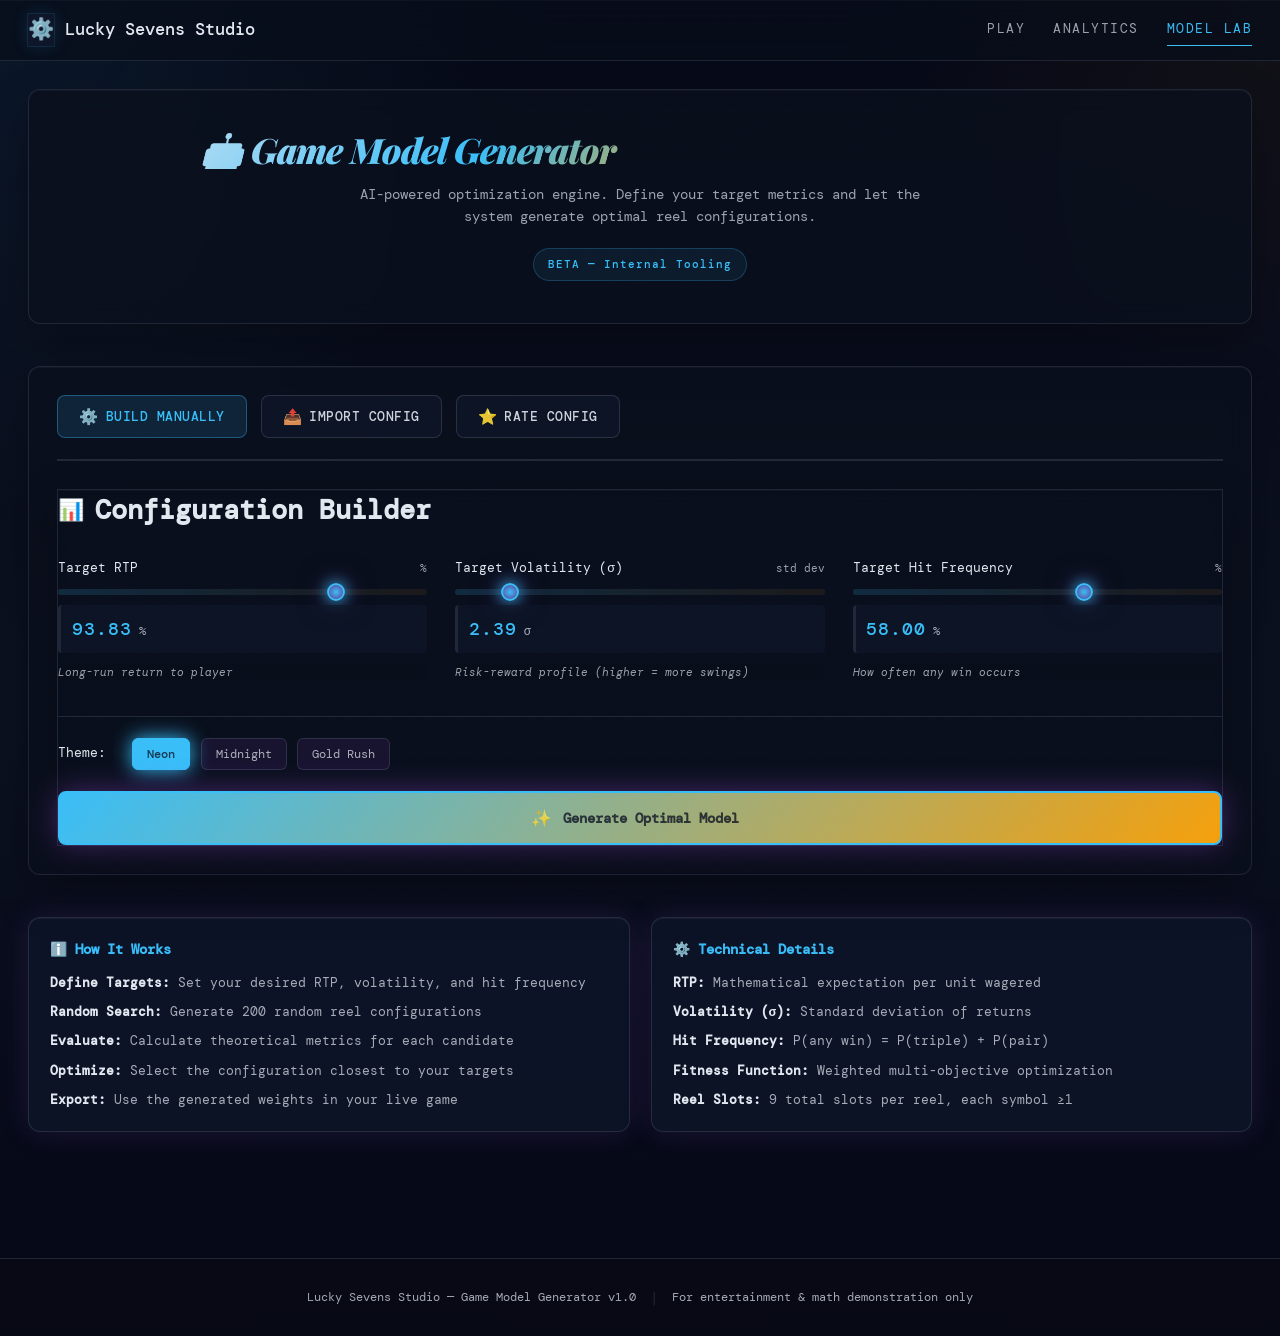
<file: model-generator.html>
<!DOCTYPE html>
<html lang="en">
<head>
    <meta charset="UTF-8">
    <meta name="viewport" content="width=device-width, initial-scale=1.0">
    <title>Game Model Generator — Lucky Sevens Studio</title>
    <link rel="preconnect" href="https://fonts.googleapis.com">
    <link rel="preconnect" href="https://fonts.gstatic.com" crossorigin>
    <link href="https://fonts.googleapis.com/css2?family=Bungee+Inline&family=DM+Mono:wght@400;500&family=Playfair+Display:ital,wght@1,700;1,900&display=swap" rel="stylesheet">
    <link rel="stylesheet" href="static/style.css">
    <link rel="stylesheet" href="static/model-generator.css">
    <link rel="stylesheet" href="static/theme-overrides.css">
</head>
<body class="generator-body">
    <div class="grain"></div>

    <!-- Hidden SVG Gradients -->
    <svg style="display: none;">
        <defs>
            <linearGradient id="quality-gradient" x1="0%" y1="0%" x2="100%" y2="0%">
                <stop offset="0%" style="stop-color:#00d9ff;stop-opacity:1" />
                <stop offset="100%" style="stop-color:#9d4edd;stop-opacity:1" />
            </linearGradient>
            <linearGradient id="rate-gradient" x1="0%" y1="0%" x2="100%" y2="0%">
                <stop offset="0%" style="stop-color:#ff5c7c;stop-opacity:1" />
                <stop offset="100%" style="stop-color:#00d9ff;stop-opacity:1" />
            </linearGradient>
        </defs>
    </svg>

    <!-- Header -->
    <header class="studio-header">
        <nav class="studio-nav">
            <div class="nav-brand">
                <span class="nav-icon">⚙️</span>
                <span>Lucky Sevens Studio</span>
            </div>
            <div class="nav-links">
                <a href="/" class="nav-link">Play</a>
                <a href="/dashboard" class="nav-link">Analytics</a>
                <a href="/model-generator" class="nav-link active">Model Lab</a>
            </div>
        </nav>
    </header>

    <main class="studio-main">
        <!-- Hero Section -->
        <section class="gen-hero">
            <div class="hero-content">
                <h1 class="hero-title">🤖 Game Model Generator</h1>
                <p class="hero-desc">AI-powered optimization engine. Define your target metrics and let the system generate optimal reel configurations.</p>
                <div class="hero-badge">BETA — Internal Tooling</div>
            </div>
        </section>

        <!-- Control Panel -->
        <section class="gen-control-panel">
            <!-- Mode Toggle -->
            <div class="mode-toggle-container">
                <button class="mode-toggle active" data-mode="build" onclick="switchMode('build')">
                    <span class="toggle-icon">⚙️</span>
                    <span>Build Manually</span>
                </button>
                <button class="mode-toggle" data-mode="import" onclick="switchMode('import')">
                    <span class="toggle-icon">📤</span>
                    <span>Import Config</span>
                </button>
                <button class="mode-toggle" data-mode="rate" onclick="switchMode('rate')">
                    <span class="toggle-icon">⭐</span>
                    <span>Rate Config</span>
                </button>
            </div>

            <!-- BUILD MODE: Configuration Builder -->
            <div id="build-mode" class="mode-panel active">
                <div class="panel-header">
                    <span class="panel-icon">📊</span>
                    <h2>Configuration Builder</h2>
                </div>

                <!-- Input Sliders -->
                <div class="input-group">
                <!-- Target RTP Slider -->
                <div class="slider-container">
                    <div class="slider-label">
                        <span class="label-text">Target RTP</span>
                        <span class="label-unit">%</span>
                    </div>
                    <input type="range" id="target-rtp" min="80" max="98" step="0.1" value="93.83" class="slider-input">
                    <div class="slider-display">
                        <span id="rtp-value" class="display-value">93.83</span>
                        <span class="display-unit">%</span>
                    </div>
                    <div class="slider-info">Long-run return to player</div>
                </div>

                <!-- Target Volatility Slider -->
                <div class="slider-container">
                    <div class="slider-label">
                        <span class="label-text">Target Volatility (σ)</span>
                        <span class="label-unit">std dev</span>
                    </div>
                    <input type="range" id="target-volatility" min="0.5" max="15" step="0.1" value="2.39" class="slider-input">
                    <div class="slider-display">
                        <span id="vol-value" class="display-value">2.39</span>
                        <span class="display-unit">σ</span>
                    </div>
                    <div class="slider-info">Risk-reward profile (higher = more swings)</div>
                </div>

                <!-- Target Hit Frequency Slider -->
                <div class="slider-container">
                    <div class="slider-label">
                        <span class="label-text">Target Hit Frequency</span>
                        <span class="label-unit">%</span>
                    </div>
                    <input type="range" id="target-hit-freq" min="20" max="80" step="0.5" value="58" class="slider-input">
                    <div class="slider-display">
                        <span id="hit-value" class="display-value">58.00</span>
                        <span class="display-unit">%</span>
                    </div>
                    <div class="slider-info">How often any win occurs</div>
                </div>
            </div>

            <!-- Generation Controls -->
            <div class="generation-controls">
                <!-- Theme Selector -->
                <div class="theme-selector">
                    <span class="control-label">Theme:</span>
                    <div class="theme-buttons">
                        <button class="theme-btn active" data-theme="neon">Neon</button>
                        <button class="theme-btn" data-theme="midnight">Midnight</button>
                        <button class="theme-btn" data-theme="gold">Gold Rush</button>
                    </div>
                </div>

                <!-- Generation Button -->
                <button id="generate-btn" class="generate-button">
                    <span class="btn-icon">✨</span>
                    <span class="btn-text">Generate Optimal Model</span>
                    <span class="btn-status"></span>
                </button>
            </div>
            </div>

            <!-- IMPORT MODE: Document Upload -->
            <div id="import-mode" class="mode-panel hidden">
                <div class="panel-header">
                    <span class="panel-icon">📤</span>
                    <h2>Import Configuration</h2>
                </div>

                <!-- Upload Zone -->
                <div class="import-upload-zone" id="importUploadZone">
                    <div class="upload-icon-large">📁</div>
                    <p class="upload-title-text">Drag & drop your JSON config</p>
                    <p class="upload-subtitle-text">or click to browse</p>
                    <input type="file" id="importFileInput" class="import-file-input" accept=".json,.txt,.csv" />
                </div>

                <!-- Analysis Results -->
                <div id="importAnalysisContainer" class="import-analysis-container hidden">
                    <div class="import-analysis-result">
                        <div class="import-result-header">
                            <h3 class="import-result-title">Configuration Detected</h3>
                            <div id="importConfidence" class="import-confidence-badge"></div>
                        </div>
                        
                        <div class="import-result-summary" id="importSummary"></div>
                        
                        <div class="import-result-grid">
                            <div class="import-result-item">
                                <span class="import-result-label">RTP</span>
                                <span class="import-result-value" id="importRTP">—</span>
                            </div>
                            <div class="import-result-item">
                                <span class="import-result-label">Volatility</span>
                                <span class="import-result-value" id="importVolatility">—</span>
                            </div>
                            <div class="import-result-item">
                                <span class="import-result-label">Hit Freq</span>
                                <span class="import-result-value" id="importHitFreq">—</span>
                            </div>
                            <div class="import-result-item">
                                <span class="import-result-label">Strategy</span>
                                <span class="import-result-value" id="importStrategy">—</span>
                            </div>
                        </div>

                        <button id="importLoadBtn" class="import-load-button">
                            <span>Load & Generate</span>
                        </button>
                    </div>
                </div>
            </div>

            <!-- RATE MODE: AI Config Rater -->
            <div id="rate-mode" class="mode-panel hidden">
                <div class="panel-header">
                    <span class="panel-icon">⭐</span>
                    <h2>AI Configuration Rater</h2>
                </div>

                <!-- Upload Zone for Rating -->
                <div class="rate-upload-zone" id="rateUploadZone">
                    <div class="upload-icon-large">🔍</div>
                    <p class="upload-title-text">Upload config for AI evaluation</p>
                    <p class="upload-subtitle-text">Get a comprehensive quality rating and recommendations</p>
                    <input type="file" id="rateFileInput" class="import-file-input" accept=".json,.txt,.csv" />
                </div>

                <!-- Rating Results -->
                <div id="rateResultsContainer" class="rate-results-container hidden">
                    <div class="rate-analysis-result">
                        <!-- Overall Rating Card -->
                        <div class="rate-overall-card">
                            <div class="rate-score-circle">
                                <svg viewBox="0 0 120 120" class="rate-gauge-svg">
                                    <circle cx="60" cy="60" r="50" class="rate-gauge-background"></circle>
                                    <circle cx="60" cy="60" r="50" class="rate-gauge-fill" id="rateGaugeFill"></circle>
                                </svg>
                                <div class="rate-score-display">
                                    <span id="rateOverallScore" class="rate-score-number">—</span>
                                    <span class="rate-score-max">/100</span>
                                </div>
                            </div>
                            <div class="rate-overall-info">
                                <h3 id="rateOverallTitle" class="rate-overall-title">Quality Assessment</h3>
                                <p id="rateOverallSummary" class="rate-overall-summary"></p>
                            </div>
                        </div>

                        <!-- Rating Categories Grid -->
                        <div class="rate-categories-grid">
                            <div class="rate-category-item">
                                <div class="rate-category-header">
                                    <span class="rate-category-icon">💰</span>
                                    <span class="rate-category-name">RTP Fairness</span>
                                </div>
                                <div class="rate-category-meter">
                                    <div class="rate-category-bar" id="rateRTPBar"></div>
                                </div>
                                <div class="rate-category-footer">
                                    <span class="rate-category-score" id="rateRTPScore">—</span>
                                    <span class="rate-category-feedback" id="rateRTPFeedback"></span>
                                </div>
                            </div>

                            <div class="rate-category-item">
                                <div class="rate-category-header">
                                    <span class="rate-category-icon">📊</span>
                                    <span class="rate-category-name">Volatility Balance</span>
                                </div>
                                <div class="rate-category-meter">
                                    <div class="rate-category-bar" id="rateVolBar"></div>
                                </div>
                                <div class="rate-category-footer">
                                    <span class="rate-category-score" id="rateVolScore">—</span>
                                    <span class="rate-category-feedback" id="rateVolFeedback"></span>
                                </div>
                            </div>

                            <div class="rate-category-item">
                                <div class="rate-category-header">
                                    <span class="rate-category-icon">🎯</span>
                                    <span class="rate-category-name">Hit Frequency</span>
                                </div>
                                <div class="rate-category-meter">
                                    <div class="rate-category-bar" id="rateHitBar"></div>
                                </div>
                                <div class="rate-category-footer">
                                    <span class="rate-category-score" id="rateHitScore">—</span>
                                    <span class="rate-category-feedback" id="rateHitFeedback"></span>
                                </div>
                            </div>

                            <div class="rate-category-item">
                                <div class="rate-category-header">
                                    <span class="rate-category-icon">⚙️</span>
                                    <span class="rate-category-name">Configuration</span>
                                </div>
                                <div class="rate-category-meter">
                                    <div class="rate-category-bar" id="rateConfigBar"></div>
                                </div>
                                <div class="rate-category-footer">
                                    <span class="rate-category-score" id="rateConfigScore">—</span>
                                    <span class="rate-category-feedback" id="rateConfigFeedback"></span>
                                </div>
                            </div>
                        </div>

                        <!-- Recommendations -->
                        <div class="rate-recommendations">
                            <h3 class="rate-recommendations-title">🚀 AI Recommendations</h3>
                            <ul id="rateRecommendations" class="rate-recommendations-list"></ul>
                        </div>

                        <!-- Detailed Metrics -->
                        <div class="rate-detailed-metrics">
                            <h3 class="rate-metrics-title">📋 Detailed Metrics</h3>
                            <div id="rateDetailedMetrics" class="rate-metrics-content"></div>
                        </div>

                        <!-- Action Buttons -->
                        <div class="rate-actions">
                            <button id="rateImportBtn" class="rate-action-btn import-rating">
                                <span class="rate-action-icon">📤</span>
                                <span>Use This Config</span>
                            </button>
                            <button id="rateExportBtn" class="rate-action-btn export-rating">
                                <span class="rate-action-icon">💾</span>
                                <span>Export Report</span>
                            </button>
                        </div>
                    </div>
                </div>
            </div>
        </section>

        <!-- Generation Progress -->
        <section id="progress-section" class="gen-progress-section hidden">
            <div class="progress-card">
                <div class="progress-header">
                    <span class="progress-icon">🔄</span>
                    <span class="progress-title">Optimizing Reel Configuration</span>
                </div>
                <div class="progress-spinner"></div>
                <div class="progress-text">
                    <span id="progress-iteration" class="iteration-counter">Iteration: 1/200</span>
                    <span id="progress-fitness" class="fitness-score">Fitness: —</span>
                </div>
                <div class="optimization-chart" id="optimization-chart"></div>
            </div>
        </section>

        <!-- Results Panel -->
        <section id="results-section" class="gen-results-section hidden">
            <div class="results-header">
                <h2 class="results-title">Generated Model</h2>
                <span class="results-status-badge success">✓ Configuration Generated</span>
            </div>

            <!-- Target Feasibility Indicator -->
            <div class="feasibility-indicator">
                <div class="feasibility-icon">📍</div>
                <div class="feasibility-content">
                    <div class="feasibility-label">Target Feasibility</div>
                    <div id="feasibility-status" class="feasibility-status">Feasible</div>
                </div>
                <div id="feasibility-badge" class="feasibility-badge feasible">Feasible</div>
            </div>

            <!-- Optimization Accuracy Panel -->
            <div class="analytics-grid">
                <div class="accuracy-card">
                    <div class="accuracy-header">
                        <span class="accuracy-icon">📊</span>
                        <span class="accuracy-title">RTP Accuracy</span>
                    </div>
                    <div class="accuracy-meter">
                        <div id="rtp-accuracy-bar" class="accuracy-bar"></div>
                    </div>
                    <div class="accuracy-value">
                        <span id="rtp-accuracy-pct">99.8</span>%
                    </div>
                </div>

                <div class="accuracy-card">
                    <div class="accuracy-header">
                        <span class="accuracy-icon">📈</span>
                        <span class="accuracy-title">Volatility Accuracy</span>
                    </div>
                    <div class="accuracy-meter">
                        <div id="vol-accuracy-bar" class="accuracy-bar"></div>
                    </div>
                    <div class="accuracy-value">
                        <span id="vol-accuracy-pct">87.5</span>%
                    </div>
                </div>

                <div class="accuracy-card">
                    <div class="accuracy-header">
                        <span class="accuracy-icon">🎯</span>
                        <span class="accuracy-title">Hit Frequency Accuracy</span>
                    </div>
                    <div class="accuracy-meter">
                        <div id="hit-accuracy-bar" class="accuracy-bar"></div>
                    </div>
                    <div class="accuracy-value">
                        <span id="hit-accuracy-pct">98.0</span>%
                    </div>
                </div>

                <div class="accuracy-card constraint-card">
                    <div class="accuracy-header">
                        <span class="accuracy-icon">⚙️</span>
                        <span class="accuracy-title">Constraint Satisfaction</span>
                    </div>
                    <div class="constraint-status">
                        <div id="constraint-badge" class="constraint-badge balanced">BALANCED</div>
                    </div>
                    <div class="accuracy-value">
                        <span id="constraint-score">73</span>/100
                    </div>
                </div>
            </div>

            <!-- Target vs Generated Comparison -->
            <div class="comparison-panel">
                <h3 class="comparison-title">📊 Target vs Generated Analysis</h3>
                <div class="comparison-grid">
                    <div class="comparison-item">
                        <div class="comparison-column">
                            <div class="column-header">TARGET</div>
                            <div class="metric-row">
                                <span class="metric-label">RTP</span>
                                <span id="target-rtp-display" class="metric-value">93.83%</span>
                            </div>
                            <div class="metric-row">
                                <span class="metric-label">Volatility</span>
                                <span id="target-vol-display" class="metric-value">2.39σ</span>
                            </div>
                            <div class="metric-row">
                                <span class="metric-label">Hit Frequency</span>
                                <span id="target-hit-display" class="metric-value">58.00%</span>
                            </div>
                        </div>
                    </div>

                    <div class="comparison-item">
                        <div class="comparison-column">
                            <div class="column-header">GENERATED</div>
                            <div class="metric-row">
                                <span class="metric-label">RTP</span>
                                <span id="gen-rtp-display" class="metric-value">93.95%</span>
                            </div>
                            <div class="metric-row">
                                <span class="metric-label">Volatility</span>
                                <span id="gen-vol-display" class="metric-value">2.21σ</span>
                            </div>
                            <div class="metric-row">
                                <span class="metric-label">Hit Frequency</span>
                                <span id="gen-hit-display" class="metric-value">58.50%</span>
                            </div>
                        </div>
                    </div>

                    <div class="comparison-item">
                        <div class="comparison-column">
                            <div class="column-header">DELTA</div>
                            <div class="metric-row">
                                <span class="metric-label">RTP</span>
                                <span id="delta-rtp" class="metric-value delta">+0.12%</span>
                            </div>
                            <div class="metric-row">
                                <span class="metric-label">Volatility</span>
                                <span id="delta-vol" class="metric-value delta">-0.18σ</span>
                            </div>
                            <div class="metric-row">
                                <span class="metric-label">Hit Frequency</span>
                                <span id="delta-hit" class="metric-value delta">+0.50%</span>
                            </div>
                        </div>
                    </div>
                </div>
            </div>

            <!-- Config Quality Score -->
            <div class="quality-score-panel">
                <div class="quality-header">Configuration Quality Metrics</div>
                <div class="quality-display">
                    <div class="quality-circle">
                        <svg viewBox="0 0 120 120" class="quality-gauge">
                            <defs>
                                <linearGradient id="quality-gradient" x1="0%" y1="0%" x2="100%" y2="0%">
                                    <stop offset="0%" style="stop-color:#00d9ff;stop-opacity:1" />
                                    <stop offset="100%" style="stop-color:#9d4edd;stop-opacity:1" />
                                </linearGradient>
                            </defs>
                            <circle cx="60" cy="60" r="50" class="gauge-background"></circle>
                            <circle id="quality-gauge-fill" cx="60" cy="60" r="50" class="gauge-fill" style="stroke-dashoffset: 40;"></circle>
                        </svg>
                        <div class="quality-score-value">
                            <span id="quality-score">82</span><span class="quality-score-max">/100</span>
                        </div>
                    </div>
                    <div class="quality-breakdown">
                        <div class="quality-metric">
                            <span class="quality-metric-label">RTP Closeness</span>
                            <div class="quality-mini-bar">
                                <div id="quality-rtp-bar" class="quality-mini-fill" style="width: 99%;"></div>
                            </div>
                            <span class="quality-metric-pct">99%</span>
                        </div>
                        <div class="quality-metric">
                            <span class="quality-metric-label">Volatility Closeness</span>
                            <div class="quality-mini-bar">
                                <div id="quality-vol-bar" class="quality-mini-fill" style="width: 75%;"></div>
                            </div>
                            <span class="quality-metric-pct">75%</span>
                        </div>
                        <div class="quality-metric">
                            <span class="quality-metric-label">Hit Frequency Closeness</span>
                            <div class="quality-mini-bar">
                                <div id="quality-hit-bar" class="quality-mini-fill" style="width: 92%;"></div>
                            </div>
                            <span class="quality-metric-pct">92%</span>
                        </div>
                    </div>
                </div>
            </div>

            <!-- Enhanced Fitness Graph -->
            <div class="fitness-graph-panel">
                <h3 class="fitness-graph-title">⚡ Optimization Convergence</h3>
                <div class="fitness-graph-container">
                    <div id="fitness-graph-canvas" class="fitness-graph-canvas"></div>
                </div>
                <div class="fitness-legend">
                    <div class="legend-item">
                        <span class="legend-color" style="background: linear-gradient(180deg, rgba(157, 78, 221, 0.8) 0%, rgba(0, 217, 255, 0.3) 100%);"></span>
                        <span>Fitness Score Evolution</span>
                    </div>
                </div>
            </div>

            <!-- Generation Metrics Panel -->
            <div class="metrics-panel">
                <h3 class="metrics-title">📈 Generation Metrics</h3>
                <div class="metrics-grid">
                    <div class="metric-card">
                        <div class="metric-icon">🔢</div>
                        <div class="metric-info">
                            <div class="metric-name">Total Iterations</div>
                            <div id="metrics-iterations" class="metric-number">5000</div>
                        </div>
                    </div>
                    <div class="metric-card">
                        <div class="metric-icon">⏱️</div>
                        <div class="metric-info">
                            <div class="metric-name">Generation Time</div>
                            <div id="metrics-time" class="metric-number">152 ms</div>
                        </div>
                    </div>
                    <div class="metric-card">
                        <div class="metric-icon">📊</div>
                        <div class="metric-info">
                            <div class="metric-name">Reel Size</div>
                            <div id="metrics-reel-size" class="metric-number">30</div>
                        </div>
                    </div>
                    <div class="metric-card">
                        <div class="metric-icon">⚡</div>
                        <div class="metric-info">
                            <div class="metric-name">Convergence Rate</div>
                            <div id="metrics-convergence" class="metric-number">32.89 iters/ms</div>
                        </div>
                    </div>
                </div>
            </div>

            <!-- Generated Config -->
            <div class="config-display">
                <div class="config-card rtp-card">
                    <div class="card-icon">📊</div>
                    <div class="card-content">
                        <div class="card-label">RTP</div>
                        <div id="result-rtp" class="card-value">93.83%</div>
                        <div class="card-detail">Return to Player</div>
                    </div>
                </div>

                <div class="config-card volatility-card">
                    <div class="card-icon">📈</div>
                    <div class="card-content">
                        <div class="card-label">Volatility</div>
                        <div id="result-vol" class="card-value">2.39σ</div>
                        <div id="result-vol-class" class="card-detail">Medium Risk</div>
                    </div>
                </div>

                <div class="config-card hit-card">
                    <div class="card-icon">🎯</div>
                    <div class="card-content">
                        <div class="card-label">Hit Frequency</div>
                        <div id="result-hit" class="card-value">58.0%</div>
                        <div class="card-detail">Win Rate</div>
                    </div>
                </div>

                <div class="config-card exposure-card">
                    <div class="card-icon">⚡</div>
                    <div class="card-content">
                        <div class="card-label">Max Exposure</div>
                        <div id="result-exposure" class="card-value">×50</div>
                        <div class="card-detail">Per Spin</div>
                    </div>
                </div>
            </div>

            <!-- Reel Weights -->
            <div class="weights-display">
                <h3 class="weights-title">🎰 Generated Reel Weights</h3>
                <div class="weights-grid" id="weights-grid">
                    <!-- Populated by JS -->
                </div>
            </div>

            <!-- Optimization Timeline -->
            <div class="timeline-display">
                <h3 class="timeline-title">⏱️ Optimization Timeline</h3>
                <div class="timeline-content">
                    <div class="timeline-stat">
                        <span class="timeline-label">Total Iterations:</span>
                        <span id="timeline-iterations" class="timeline-value">200</span>
                    </div>
                    <div class="timeline-stat">
                        <span class="timeline-label">Best Fitness Score:</span>
                        <span id="timeline-fitness" class="timeline-value">0.45</span>
                    </div>
                    <div class="timeline-stat">
                        <span class="timeline-label">Generation Time:</span>
                        <span id="timeline-time" class="timeline-value">152 ms</span>
                    </div>
                    <div class="timeline-stat">
                        <span class="timeline-label">Optimization Rate:</span>
                        <span id="timeline-rate" class="timeline-value">1.32 iters/ms</span>
                    </div>
                </div>
            </div>

            <!-- Action Buttons -->
            <div class="results-actions">
                <button id="apply-model-btn" class="action-btn apply-btn">
                    <span class="action-icon">🎯</span>
                    Apply to Game
                </button>
                <button id="export-model-btn" class="action-btn export-btn">
                    <span class="action-icon">💾</span>
                    Export Config
                </button>
                <button id="regenerate-btn" class="action-btn regen-btn">
                    <span class="action-icon">🔄</span>
                    Try Again
                </button>
            </div>
        </section>

        <!-- Info Panel -->
        <section class="gen-info-panel">
            <div class="info-card">
                <h3 class="info-title">ℹ️ How It Works</h3>
                <ul class="info-list">
                    <li><strong>Define Targets:</strong> Set your desired RTP, volatility, and hit frequency</li>
                    <li><strong>Random Search:</strong> Generate 200 random reel configurations</li>
                    <li><strong>Evaluate:</strong> Calculate theoretical metrics for each candidate</li>
                    <li><strong>Optimize:</strong> Select the configuration closest to your targets</li>
                    <li><strong>Export:</strong> Use the generated weights in your live game</li>
                </ul>
            </div>

            <div class="info-card">
                <h3 class="info-title">⚙️ Technical Details</h3>
                <ul class="info-list">
                    <li><strong>RTP:</strong> Mathematical expectation per unit wagered</li>
                    <li><strong>Volatility (σ):</strong> Standard deviation of returns</li>
                    <li><strong>Hit Frequency:</strong> P(any win) = P(triple) + P(pair)</li>
                    <li><strong>Fitness Function:</strong> Weighted multi-objective optimization</li>
                    <li><strong>Reel Slots:</strong> 9 total slots per reel, each symbol ≥1</li>
                </ul>
            </div>
        </section>
    </main>

    <!-- Footer -->
    <footer class="studio-footer">
        <div class="footer-content">
            <span class="footer-text">Lucky Sevens Studio — Game Model Generator v1.0</span>
            <span class="footer-divider">|</span>
            <span class="footer-text">For entertainment & math demonstration only</span>
        </div>
    </footer>

    <script src="static/model-generator.js"></script>
</body>
</html>
</file>
<file: static/style.css>
/* ============================================================
   Lucky Sevens — Retro art-deco slot parlour
   Palette: burgundy + brass + cream + ink
   ============================================================ */

:root {
  --burgundy: #5b1a25;
  --burgundy-dark: #3a0f18;
  --brass: #c9a25e;
  --brass-bright: #f0c674;
  --brass-deep: #8a6a32;
  --cream: #f5ead0;
  --cream-soft: #ebe0c4;
  --ink: #1a1410;
  --ink-soft: #2d2520;
  --neon: #ff5c4d;
  --jade: #4f8a6b;
  --shadow: rgba(0, 0, 0, 0.4);

  --font-display: 'Bungee Inline', cursive;
  --font-mono: 'DM Mono', monospace;
  --font-serif: 'Playfair Display', serif;
}

* { box-sizing: border-box; margin: 0; padding: 0; }

html, body {
  min-height: 100vh;
  background:
    radial-gradient(ellipse at top, var(--burgundy) 0%, var(--burgundy-dark) 70%, var(--ink) 100%);
  color: var(--cream);
  font-family: var(--font-mono);
  font-size: 14px;
  line-height: 1.5;
  overflow-x: hidden;
}

/* Subtle film grain over everything */
.grain {
  position: fixed; inset: 0;
  pointer-events: none;
  z-index: 9999;
  opacity: 0.08;
  background-image: url("data:image/svg+xml,%3Csvg xmlns='http://www.w3.org/2000/svg' width='200' height='200'%3E%3Cfilter id='n'%3E%3CfeTurbulence type='fractalNoise' baseFrequency='0.9' numOctaves='2'/%3E%3C/filter%3E%3Crect width='200' height='200' filter='url(%23n)'/%3E%3C/svg%3E");
  mix-blend-mode: overlay;
}

/* ----------------------- Top bar ----------------------- */

.top-bar {
  display: flex;
  align-items: center;
  justify-content: space-between;
  padding: 20px 40px;
  border-bottom: 1px solid rgba(201, 162, 94, 0.25);
  background: rgba(26, 20, 16, 0.4);
  backdrop-filter: blur(6px);
}

.brand { display: flex; align-items: center; gap: 14px; }
.brand-mark {
  width: 44px; height: 44px;
  border: 2px solid var(--brass);
  border-radius: 50%;
  display: flex; align-items: center; justify-content: center;
  color: var(--brass-bright);
  font-size: 22px;
  background: var(--burgundy-dark);
}
.brand-name {
  font-family: var(--font-display);
  font-size: 18px;
  color: var(--brass-bright);
  letter-spacing: 1px;
}
.brand-sub {
  font-size: 11px;
  color: var(--cream-soft);
  opacity: 0.7;
  letter-spacing: 2px;
  text-transform: uppercase;
}

nav { display: flex; gap: 28px; }
.nav-link {
  color: var(--cream-soft);
  text-decoration: none;
  font-size: 13px;
  letter-spacing: 1.5px;
  text-transform: uppercase;
  padding: 6px 0;
  border-bottom: 1px solid transparent;
  transition: all 0.2s;
}
.nav-link:hover { color: var(--brass-bright); }
.nav-link.active { color: var(--brass-bright); border-bottom-color: var(--brass-bright); }

/* ----------------------- Parlour layout ----------------------- */

.parlour {
  display: grid;
  grid-template-columns: 280px 1fr 280px;
  gap: 32px;
  padding: 40px;
  max-width: 1400px;
  margin: 0 auto;
  align-items: start;
}

.side-panel {
  background: rgba(26, 20, 16, 0.5);
  border: 1px solid var(--brass-deep);
  border-radius: 4px;
  padding: 24px;
  position: relative;
}
.side-panel::before {
  content: '';
  position: absolute;
  inset: 4px;
  border: 1px solid rgba(201, 162, 94, 0.3);
  pointer-events: none;
  border-radius: 2px;
}

.panel-title {
  font-family: var(--font-display);
  font-size: 13px;
  color: var(--brass-bright);
  text-align: center;
  letter-spacing: 2px;
  margin-bottom: 16px;
  padding-bottom: 12px;
  border-bottom: 1px dashed var(--brass-deep);
}
.panel-title:not(:first-child) { margin-top: 28px; }

.rules { padding-left: 18px; font-size: 12px; color: var(--cream-soft); }
.rules li { margin-bottom: 8px; line-height: 1.6; }
.rules li::marker { color: var(--brass); }

.paytable { width: 100%; font-size: 13px; }
.paytable td { padding: 8px 4px; border-bottom: 1px dotted rgba(201,162,94,0.15); }
.paytable tr:last-child td { border-bottom: none; }
.combo { letter-spacing: 3px; }
.mult { text-align: right; color: var(--brass-bright); font-weight: 500; }

/* ----------------------- The machine ----------------------- */

.machine-frame {
  display: flex;
  flex-direction: column;
  align-items: center;
  gap: 12px;
}

.bulb-row {
  display: flex;
  gap: 18px;
  padding: 0 30px;
}
.bulb {
  width: 12px; height: 12px;
  border-radius: 50%;
  background: var(--brass-bright);
  box-shadow: 0 0 8px var(--brass-bright), inset 0 0 4px rgba(255,255,255,0.5);
  animation: bulb-flicker 1.5s infinite;
}
.bulb:nth-child(odd) { animation-delay: 0.75s; background: var(--neon); box-shadow: 0 0 8px var(--neon); }
@keyframes bulb-flicker {
  0%, 100% { opacity: 1; }
  50% { opacity: 0.4; }
}

.machine {
  background: linear-gradient(180deg, #6e2030 0%, #4a121e 100%);
  border: 4px solid var(--brass);
  border-radius: 16px 16px 8px 8px;
  padding: 28px;
  width: 100%;
  max-width: 480px;
  display: flex;
  flex-direction: column;
  align-items: center;
  gap: 22px;
  position: relative;
  box-shadow:
    inset 0 0 0 2px var(--brass-deep),
    inset 0 0 40px rgba(0,0,0,0.4),
    0 20px 60px var(--shadow);
}

.machine-banner {
  display: flex;
  align-items: center;
  gap: 14px;
  width: 100%;
}
.banner-line {
  flex: 1;
  height: 2px;
  background: linear-gradient(90deg, transparent, var(--brass-bright), transparent);
}
.banner-text {
  font-family: var(--font-display);
  font-size: 22px;
  color: var(--brass-bright);
  letter-spacing: 3px;
  text-shadow: 0 2px 0 var(--burgundy-dark);
}

.display-window {
  background: var(--ink);
  border: 3px solid var(--brass-deep);
  border-radius: 6px;
  padding: 14px;
  display: flex;
  gap: 10px;
  position: relative;
  box-shadow: inset 0 4px 12px rgba(0,0,0,0.6);
}

.reel {
  width: 90px;
  height: 90px;
  background: linear-gradient(180deg, #fffbef 0%, var(--cream) 50%, #d4c89e 100%);
  border: 2px solid var(--brass-deep);
  border-radius: 4px;
  overflow: hidden;
  position: relative;
  box-shadow: inset 0 6px 10px rgba(0,0,0,0.2), inset 0 -6px 10px rgba(0,0,0,0.2);
}
.reel-strip {
  display: flex;
  align-items: center;
  justify-content: center;
  height: 100%;
  font-size: 54px;
  line-height: 1;
}
.reel.spinning .reel-strip {
  animation: reel-blur 0.08s infinite linear;
}
@keyframes reel-blur {
  0% { transform: translateY(-40px); filter: blur(2px); }
  100% { transform: translateY(40px); filter: blur(2px); }
}
.reel.win {
  animation: reel-win 0.5s 3 alternate;
}
@keyframes reel-win {
  from { box-shadow: inset 0 0 0 3px var(--neon), inset 0 6px 10px rgba(0,0,0,0.2); }
  to { box-shadow: inset 0 0 0 3px var(--brass-bright), inset 0 6px 10px rgba(0,0,0,0.2); }
}

.payline {
  position: absolute;
  left: 8px; right: 8px;
  top: 50%;
  height: 1px;
  border-top: 1px dashed var(--neon);
  opacity: 0.4;
  pointer-events: none;
}

.message-tape {
  background: var(--ink);
  border: 1px solid var(--brass-deep);
  border-radius: 2px;
  padding: 8px 16px;
  min-height: 32px;
  width: 100%;
  text-align: center;
  font-size: 13px;
  color: var(--brass-bright);
  letter-spacing: 1px;
  font-family: var(--font-mono);
}
.message-tape.win { color: var(--brass-bright); }
.message-tape.big-win { color: var(--neon); animation: pulse 0.4s 3; }
@keyframes pulse {
  0%, 100% { transform: scale(1); }
  50% { transform: scale(1.05); }
}

.control-deck {
  display: grid;
  grid-template-columns: 1fr 1fr 1fr;
  gap: 14px;
  width: 100%;
}
.readout {
  background: var(--ink);
  border: 1px solid var(--brass-deep);
  border-radius: 4px;
  padding: 10px;
  text-align: center;
}
.readout-label {
  font-size: 10px;
  letter-spacing: 2px;
  text-transform: uppercase;
  color: var(--cream-soft);
  opacity: 0.7;
  margin-bottom: 4px;
}
.readout-value {
  font-family: var(--font-display);
  font-size: 24px;
  color: var(--brass-bright);
}
.readout-value.won { color: var(--jade); }

.bet-controls { display: flex; align-items: center; justify-content: center; gap: 6px; }
.bet-btn {
  width: 22px; height: 22px;
  background: var(--burgundy);
  border: 1px solid var(--brass);
  color: var(--brass-bright);
  font-size: 14px;
  font-weight: bold;
  cursor: pointer;
  border-radius: 2px;
  font-family: var(--font-mono);
}
.bet-btn:hover { background: var(--burgundy-dark); }
.bet-btn:disabled { opacity: 0.3; cursor: not-allowed; }
.bet-val {
  font-family: var(--font-display);
  font-size: 22px;
  color: var(--brass-bright);
  min-width: 36px;
}

.spin-lever {
  width: 100%;
  padding: 18px;
  background: linear-gradient(180deg, var(--neon) 0%, #c4382b 100%);
  border: 3px solid var(--brass-bright);
  border-radius: 6px;
  color: var(--cream);
  font-family: var(--font-display);
  font-size: 24px;
  letter-spacing: 4px;
  cursor: pointer;
  text-shadow: 0 2px 0 rgba(0,0,0,0.3);
  box-shadow:
    inset 0 2px 0 rgba(255,255,255,0.3),
    inset 0 -3px 0 rgba(0,0,0,0.3),
    0 6px 0 var(--burgundy-dark),
    0 8px 12px rgba(0,0,0,0.4);
  transition: all 0.1s;
}
.spin-lever:hover:not(:disabled) {
  filter: brightness(1.1);
}
.spin-lever:active:not(:disabled) {
  transform: translateY(4px);
  box-shadow:
    inset 0 2px 0 rgba(255,255,255,0.3),
    inset 0 -3px 0 rgba(0,0,0,0.3),
    0 2px 0 var(--burgundy-dark),
    0 4px 8px rgba(0,0,0,0.4);
}
.spin-lever:disabled { opacity: 0.6; cursor: not-allowed; }

/* ----------------------- Right side panel ----------------------- */

.live-stat {
  display: flex;
  justify-content: space-between;
  align-items: baseline;
  padding: 10px 0;
  border-bottom: 1px dotted rgba(201,162,94,0.2);
}
.live-stat:last-of-type { border-bottom: none; }
.ls-label {
  font-size: 11px;
  letter-spacing: 1.5px;
  text-transform: uppercase;
  color: var(--cream-soft);
  opacity: 0.7;
}
.ls-value {
  font-family: var(--font-display);
  font-size: 16px;
  color: var(--brass-bright);
}

.dash-cta {
  display: flex;
  justify-content: space-between;
  align-items: center;
  margin-top: 24px;
  padding: 14px 16px;
  background: var(--brass);
  color: var(--ink);
  text-decoration: none;
  font-family: var(--font-display);
  font-size: 12px;
  letter-spacing: 2px;
  text-transform: uppercase;
  border-radius: 2px;
  transition: background 0.2s;
}
.dash-cta:hover { background: var(--brass-bright); }
.dash-cta .arrow { font-size: 16px; }

.reset-btn {
  width: 100%;
  margin-top: 10px;
  padding: 10px;
  background: transparent;
  border: 1px solid var(--brass-deep);
  color: var(--cream-soft);
  font-family: var(--font-mono);
  font-size: 11px;
  letter-spacing: 1.5px;
  text-transform: uppercase;
  cursor: pointer;
  border-radius: 2px;
  transition: all 0.2s;
}
.reset-btn:hover { border-color: var(--brass); color: var(--brass-bright); }

/* ----------------------- Bottom bar ----------------------- */

.bottom-bar {
  display: flex;
  justify-content: space-between;
  align-items: center;
  padding: 16px 40px;
  border-top: 1px solid rgba(201, 162, 94, 0.2);
  font-size: 11px;
  color: var(--cream-soft);
  opacity: 0.7;
  letter-spacing: 1px;
}
kbd {
  background: var(--ink);
  border: 1px solid var(--brass-deep);
  border-radius: 2px;
  padding: 1px 6px;
  font-family: var(--font-mono);
  font-size: 10px;
  color: var(--brass-bright);
}

/* ============================================================
   DASHBOARD PAGE
   ============================================================ */

.dashboard-body {
  background:
    linear-gradient(180deg, var(--ink) 0%, #0d0a08 100%);
}

.dash-main {
  max-width: 1400px;
  margin: 0 auto;
  padding: 40px;
}

.dash-hero {
  display: flex;
  justify-content: space-between;
  align-items: flex-start;
  gap: 40px;
  padding-bottom: 40px;
  border-bottom: 1px solid rgba(201, 162, 94, 0.2);
  margin-bottom: 40px;
}
.eyebrow {
  font-size: 11px;
  letter-spacing: 3px;
  text-transform: uppercase;
  color: var(--brass);
  margin-bottom: 16px;
}
.hero-title {
  font-family: var(--font-serif);
  font-style: italic;
  font-weight: 900;
  font-size: 56px;
  line-height: 1.05;
  color: var(--cream);
  letter-spacing: -1px;
  max-width: 700px;
}
.hero-title em {
  color: var(--brass-bright);
  font-style: italic;
}
.hero-sub {
  margin-top: 16px;
  font-size: 14px;
  color: var(--cream-soft);
  opacity: 0.7;
  max-width: 500px;
}

.hero-stamp {
  border: 2px solid var(--brass);
  border-radius: 50%;
  width: 160px; height: 160px;
  display: flex; flex-direction: column;
  align-items: center; justify-content: center;
  text-align: center;
  flex-shrink: 0;
  position: relative;
  background: rgba(91, 26, 37, 0.2);
}
.hero-stamp::before {
  content: '';
  position: absolute;
  inset: 6px;
  border: 1px dashed var(--brass);
  border-radius: 50%;
}
.stamp-label {
  font-size: 10px;
  letter-spacing: 3px;
  text-transform: uppercase;
  color: var(--cream-soft);
  opacity: 0.7;
}
.stamp-value {
  font-family: var(--font-display);
  font-size: 22px;
  color: var(--brass-bright);
  margin-top: 6px;
}

.big-metrics {
  display: grid;
  grid-template-columns: repeat(4, 1fr);
  gap: 16px;
  margin-bottom: 40px;
}
.big-card {
  background: rgba(91, 26, 37, 0.15);
  border: 1px solid var(--brass-deep);
  border-radius: 4px;
  padding: 24px;
  position: relative;
}
.big-card.primary {
  background: linear-gradient(135deg, rgba(201,162,94,0.15), rgba(91,26,37,0.3));
  border-color: var(--brass);
}
.bc-eyebrow {
  font-size: 10px;
  letter-spacing: 2.5px;
  text-transform: uppercase;
  color: var(--cream-soft);
  opacity: 0.7;
  margin-bottom: 12px;
}
.bc-value {
  font-family: var(--font-display);
  font-size: 38px;
  color: var(--brass-bright);
  margin-bottom: 8px;
}
.big-card.primary .bc-value { color: var(--brass-bright); }
.bc-sub {
  font-size: 11px;
  color: var(--cream-soft);
  opacity: 0.6;
  letter-spacing: 0.5px;
  line-height: 1.5;
}

.dash-grid {
  display: grid;
  grid-template-columns: repeat(3, 1fr);
  gap: 20px;
}

.dash-card {
  background: rgba(91, 26, 37, 0.12);
  border: 1px solid var(--brass-deep);
  border-radius: 4px;
  padding: 24px;
}
.dash-card.span-2 { grid-column: span 2; }
.dash-card.span-3 { grid-column: span 3; }

.dc-head {
  display: flex;
  justify-content: space-between;
  align-items: center;
  margin-bottom: 20px;
  padding-bottom: 14px;
  border-bottom: 1px dashed rgba(201,162,94,0.2);
}
.dc-head h2 {
  font-family: var(--font-serif);
  font-style: italic;
  font-weight: 700;
  font-size: 18px;
  color: var(--cream);
}
.dc-tag {
  font-size: 10px;
  letter-spacing: 2px;
  text-transform: uppercase;
  color: var(--brass);
  border: 1px solid var(--brass-deep);
  padding: 3px 10px;
  border-radius: 2px;
}

.chart-wrap { position: relative; height: 220px; }
.chart-wrap.tall { height: 280px; }

.symbol-table { width: 100%; border-collapse: collapse; font-size: 13px; }
.symbol-table th {
  text-align: left;
  font-size: 10px;
  letter-spacing: 1.5px;
  text-transform: uppercase;
  color: var(--cream-soft);
  opacity: 0.7;
  padding: 10px 8px;
  border-bottom: 1px solid var(--brass-deep);
  font-weight: 500;
}
.symbol-table td {
  padding: 12px 8px;
  border-bottom: 1px dotted rgba(201,162,94,0.15);
  color: var(--cream);
}
.symbol-table .glyph-cell { font-size: 20px; }
.symbol-table .payout-cell { color: var(--brass-bright); font-weight: 500; }

.convergence { display: flex; flex-direction: column; gap: 4px; }
.conv-row {
  display: flex;
  justify-content: space-between;
  padding: 12px 0;
  border-bottom: 1px dotted rgba(201,162,94,0.15);
  font-size: 13px;
}
.conv-row span { color: var(--cream-soft); opacity: 0.8; }
.conv-row strong {
  font-family: var(--font-display);
  font-weight: normal;
  color: var(--brass-bright);
  font-size: 15px;
}
.conv-note {
  margin-top: 16px;
  font-size: 11px;
  color: var(--cream-soft);
  opacity: 0.6;
  line-height: 1.6;
  font-style: italic;
}

@media (max-width: 1100px) {
  .parlour { grid-template-columns: 1fr; }
  .big-metrics { grid-template-columns: repeat(2, 1fr); }
  .dash-grid { grid-template-columns: 1fr; }
  .dash-card.span-2, .dash-card.span-3 { grid-column: span 1; }
  .hero-title { font-size: 36px; }
  .dash-hero { flex-direction: column; }
}


/* ENHANCED ANIMATIONS & INTERACTIVE EFFECTS */

@keyframes confetti-fall { 0% { transform: translateY(-20px) rotate(0deg); opacity: 1; } 100% { transform: translateY(100px) rotate(720deg); opacity: 0; } }
.confetti { position: absolute; animation: confetti-fall 1s ease-in forwards; font-size: 20px; pointer-events: none; z-index: 10; }

@keyframes reel-land { 0% { transform: scale(0.95); } 50% { transform: scale(1.08); } 100% { transform: scale(1); } }
.reel.land { animation: reel-land 0.3s cubic-bezier(0.68, -0.55, 0.265, 1.55); }

.message-tape.win { background: rgba(79, 138, 107, 0.12); border-color: var(--jade); color: var(--jade); animation: msg-glow 0.5s ease-out; }
.message-tape.big-win { background: rgba(255, 92, 77, 0.15); border-color: var(--neon); animation: msg-bigwin 0.6s ease-out; }
.message-tape.no-match { border-color: var(--brass-deep); }
.message-tape.refill { background: rgba(201, 162, 94, 0.12); border-color: var(--brass); animation: msg-refill 0.6s ease-out; }

@keyframes msg-glow { 0% { box-shadow: 0 0 0 0 rgba(79, 138, 107, 0.6); } 50% { box-shadow: 0 0 0 10px rgba(79, 138, 107, 0); } 100% { box-shadow: 0 0 0 0 rgba(79, 138, 107, 0); } }
@keyframes msg-bigwin { 0% { box-shadow: 0 0 0 0 rgba(255, 92, 77, 0.8); transform: scale(0.98); } 50% { box-shadow: 0 0 0 14px rgba(255, 92, 77, 0); } 100% { box-shadow: 0 0 0 0 rgba(255, 92, 77, 0); transform: scale(1); } }
@keyframes msg-refill { 0% { transform: translateY(-8px); opacity: 0.6; } 100% { transform: translateY(0); opacity: 1; } }

@keyframes reel-win-enhanced { 0%, 100% { box-shadow: inset 0 0 0 3px var(--brass-bright), inset 0 6px 10px rgba(0,0,0,0.2); filter: brightness(1); } 50% { box-shadow: inset 0 0 0 3px var(--neon), inset 0 6px 10px rgba(0,0,0,0.2), 0 0 16px rgba(255, 92, 77, 0.5); filter: brightness(1.2); } }
.reel.win { animation: reel-win-enhanced 0.4s 4 ease-in-out; }

.spin-lever { position: relative; overflow: hidden; }
.spin-lever::before { content: ''; position: absolute; top: 0; left: -100%; width: 100%; height: 100%; background: linear-gradient(90deg, transparent, rgba(255,255,255,0.2), transparent); transition: left 0.5s ease; pointer-events: none; }
.spin-lever:hover:not(:disabled)::before { left: 100%; }
.spin-lever:hover:not(:disabled) { filter: brightness(1.12); box-shadow: inset 0 2px 0 rgba(255,255,255,0.3), inset 0 -3px 0 rgba(0,0,0,0.3), 0 6px 0 var(--burgundy-dark), 0 14px 24px rgba(255, 92, 77, 0.35); }
.spin-lever:active:not(:disabled) { transform: translateY(3px); box-shadow: inset 0 2px 0 rgba(255,255,255,0.3), inset 0 -3px 0 rgba(0,0,0,0.3), 0 3px 0 var(--burgundy-dark), 0 6px 12px rgba(0,0,0,0.4); }

.bet-btn { transition: all 0.15s ease; }
.bet-btn:hover:not(:disabled) { background: var(--burgundy-dark); border-color: var(--brass-bright); box-shadow: 0 0 10px rgba(201, 162, 94, 0.4); transform: scale(1.08); }
.bet-btn:active:not(:disabled) { transform: scale(0.92); }

.reset-btn { transition: all 0.25s ease; }
.reset-btn:hover { background: rgba(201, 162, 94, 0.1); box-shadow: inset 0 0 10px rgba(201, 162, 94, 0.15); }
.reset-btn:active { transform: scale(0.96); }

#message { display: block; line-height: 1.5; }
</file>
<file: static/model-generator.css>
/* Game Model Generator — Premium Studio Tooling Aesthetic */

/* CSS Variables */
:root {
  --gen-neon-purple: #9d4edd;
  --gen-neon-pink: #ff5c7c;
  --gen-neon-cyan: #00d9ff;
  --gen-neon-gold: #f0c674;
  --gen-dark-bg: #0a0a14;
  --gen-card-bg: rgba(20, 15, 35, 0.8);
  --gen-border-glow: rgba(157, 78, 221, 0.3);
  --gen-text-primary: #f5ead0;
  --gen-text-secondary: rgba(245, 234, 208, 0.6);

  --theme-neon-accent: #9d4edd;
  --theme-neon-secondary: #ff5c7c;
}

.generator-body[data-theme="midnight"] {
  --theme-neon-accent: #00d9ff;
  --theme-neon-secondary: #6366f1;
}

.generator-body[data-theme="gold"] {
  --theme-neon-accent: #f0c674;
  --theme-neon-secondary: #d4a574;
}

.generator-body {
  background: linear-gradient(135deg, #0a0a14 0%, #1a0a2e 50%, #0f0a20 100%);
  background-attachment: fixed;
  color: var(--gen-text-primary);
  font-family: 'DM Mono', monospace;
  min-height: 100vh;
  overflow-x: hidden;
}

/* Header & Navigation */
.studio-header {
  position: sticky;
  top: 0;
  z-index: 100;
  backdrop-filter: blur(10px);
  background: rgba(10, 10, 20, 0.7);
  border-bottom: 1px solid var(--gen-border-glow);
  box-shadow: inset 0 1px 0 rgba(157, 78, 221, 0.2);
}

.studio-nav {
  max-width: 1400px;
  margin: 0 auto;
  padding: 1rem 2rem;
  display: flex;
  justify-content: space-between;
  align-items: center;
  gap: 2rem;
}

.nav-brand {
  display: flex;
  align-items: center;
  gap: 0.75rem;
  font-size: 1.2rem;
  font-weight: 500;
  color: var(--theme-neon-accent);
  text-shadow: 0 0 10px var(--theme-neon-accent);
}

.nav-icon {
  font-size: 1.5rem;
  animation: spin-slow 4s linear infinite;
}

@keyframes spin-slow {
  0% { transform: rotate(0deg); }
  100% { transform: rotate(360deg); }
}

.nav-links {
  display: flex;
  gap: 2rem;
}

.nav-link {
  color: var(--gen-text-secondary);
  text-decoration: none;
  font-size: 0.9rem;
  transition: all 0.3s ease;
  position: relative;
}

.nav-link:hover,
.nav-link.active {
  color: var(--theme-neon-accent);
  text-shadow: 0 0 10px var(--theme-neon-accent);
}

/* Main Container */
.studio-main {
  max-width: 1400px;
  margin: 0 auto;
  padding: 2rem;
}

/* Hero Section */
.gen-hero {
  text-align: center;
  margin-bottom: 3rem;
  padding: 3rem 2rem;
  background: linear-gradient(135deg, rgba(157, 78, 221, 0.1) 0%, rgba(0, 217, 255, 0.05) 100%);
  border: 1px solid var(--gen-border-glow);
  border-radius: 12px;
  box-shadow: 0 0 30px rgba(157, 78, 221, 0.2), inset 0 1px 0 rgba(255, 255, 255, 0.1);
}

.hero-title {
  font-family: 'Playfair Display', serif;
  font-size: 2.5rem;
  font-weight: 900;
  margin-bottom: 1rem;
  background: linear-gradient(135deg, var(--theme-neon-accent) 0%, var(--theme-neon-secondary) 100%);
  -webkit-background-clip: text;
  -webkit-text-fill-color: transparent;
  background-clip: text;
}

.hero-desc {
  font-size: 1rem;
  color: var(--gen-text-secondary);
  margin-bottom: 1.5rem;
  max-width: 600px;
  margin-left: auto;
  margin-right: auto;
  line-height: 1.6;
}

.hero-badge {
  display: inline-block;
  padding: 0.5rem 1rem;
  background: rgba(157, 78, 221, 0.2);
  border: 1px solid var(--theme-neon-accent);
  border-radius: 20px;
  font-size: 0.8rem;
  color: var(--theme-neon-accent);
  font-weight: 500;
  letter-spacing: 1px;
}

/* Control Panel */
.gen-control-panel {
  background: var(--gen-card-bg);
  border: 1px solid var(--gen-border-glow);
  border-radius: 12px;
  padding: 2rem;
  margin-bottom: 2rem;
  box-shadow: 0 0 30px rgba(157, 78, 221, 0.15), inset 0 1px 0 rgba(255, 255, 255, 0.05);
}

.panel-header {
  display: flex;
  align-items: center;
  gap: 0.75rem;
  margin-bottom: 2rem;
  font-size: 1.3rem;
  font-weight: 500;
  color: var(--theme-neon-accent);
}

.panel-icon {
  font-size: 1.5rem;
}

/* Slider Inputs */
.input-group {
  display: grid;
  grid-template-columns: repeat(auto-fit, minmax(320px, 1fr));
  gap: 2rem;
  margin-bottom: 2.5rem;
}

.slider-container {
  display: flex;
  flex-direction: column;
  gap: 0.75rem;
}

.slider-label {
  display: flex;
  justify-content: space-between;
  align-items: center;
  font-size: 0.9rem;
  color: var(--gen-text-primary);
}

.label-unit {
  font-size: 0.8rem;
  color: var(--gen-text-secondary);
}

.slider-input {
  width: 100%;
  height: 6px;
  -webkit-appearance: none;
  appearance: none;
  background: linear-gradient(90deg, rgba(157, 78, 221, 0.2) 0%, rgba(0, 217, 255, 0.2) 100%);
  border-radius: 3px;
  outline: none;
  cursor: pointer;
}

.slider-input::-webkit-slider-thumb {
  -webkit-appearance: none;
  appearance: none;
  width: 18px;
  height: 18px;
  border-radius: 50%;
  background: radial-gradient(circle, var(--theme-neon-accent) 0%, rgba(157, 78, 221, 0.6) 100%);
  cursor: pointer;
  box-shadow: 0 0 15px var(--theme-neon-accent), 0 0 30px rgba(157, 78, 221, 0.5);
  border: 2px solid var(--theme-neon-accent);
  transition: all 0.2s ease;
}

.slider-input::-webkit-slider-thumb:hover {
  box-shadow: 0 0 25px var(--theme-neon-accent), 0 0 50px rgba(157, 78, 221, 0.7);
  transform: scale(1.2);
}

.slider-input::-moz-range-thumb {
  width: 18px;
  height: 18px;
  border-radius: 50%;
  background: radial-gradient(circle, var(--theme-neon-accent) 0%, rgba(157, 78, 221, 0.6) 100%);
  cursor: pointer;
  box-shadow: 0 0 15px var(--theme-neon-accent), 0 0 30px rgba(157, 78, 221, 0.5);
  border: 2px solid var(--theme-neon-accent);
  transition: all 0.2s ease;
}

.slider-input::-moz-range-thumb:hover {
  box-shadow: 0 0 25px var(--theme-neon-accent), 0 0 50px rgba(157, 78, 221, 0.7);
  transform: scale(1.2);
}

.slider-display {
  display: flex;
  align-items: baseline;
  gap: 0.5rem;
  padding: 0.75rem;
  background: rgba(157, 78, 221, 0.1);
  border-left: 3px solid var(--theme-neon-accent);
  border-radius: 4px;
}

.display-value {
  font-size: 1.3rem;
  font-weight: 500;
  color: var(--theme-neon-accent);
  font-family: 'DM Mono', monospace;
  letter-spacing: 1px;
}

.display-unit {
  font-size: 0.85rem;
  color: var(--gen-text-secondary);
}

.slider-info {
  font-size: 0.8rem;
  color: var(--gen-text-secondary);
  font-style: italic;
}

/* Generation Controls */
.generation-controls {
  display: flex;
  flex-direction: column;
  gap: 1.5rem;
  padding-top: 1.5rem;
  border-top: 1px solid var(--gen-border-glow);
}

.theme-selector {
  display: flex;
  align-items: center;
  gap: 1rem;
}

.control-label {
  font-size: 0.9rem;
  color: var(--gen-text-primary);
  min-width: 60px;
}

.theme-buttons {
  display: flex;
  gap: 0.75rem;
  flex-wrap: wrap;
}

.theme-btn {
  padding: 0.5rem 1rem;
  background: rgba(157, 78, 221, 0.1);
  border: 1px solid var(--gen-border-glow);
  color: var(--gen-text-secondary);
  cursor: pointer;
  border-radius: 6px;
  font-size: 0.85rem;
  font-family: 'DM Mono', monospace;
  transition: all 0.3s ease;
}

.theme-btn:hover {
  border-color: var(--theme-neon-accent);
  color: var(--theme-neon-accent);
  box-shadow: 0 0 10px rgba(157, 78, 221, 0.3);
}

.theme-btn.active {
  background: var(--theme-neon-accent);
  border-color: var(--theme-neon-accent);
  color: var(--gen-dark-bg);
  box-shadow: 0 0 20px var(--theme-neon-accent);
  font-weight: 500;
}

/* Generate Button */
.generate-button {
  padding: 1rem 2rem;
  background: linear-gradient(135deg, var(--theme-neon-accent) 0%, var(--theme-neon-secondary) 100%);
  border: 2px solid var(--theme-neon-accent);
  color: var(--gen-dark-bg);
  font-size: 1rem;
  font-weight: 600;
  font-family: 'DM Mono', monospace;
  border-radius: 8px;
  cursor: pointer;
  display: flex;
  align-items: center;
  justify-content: center;
  gap: 0.75rem;
  transition: all 0.3s ease;
  box-shadow: 0 0 30px rgba(157, 78, 221, 0.4);
  position: relative;
  overflow: hidden;
}

.generate-button:hover:not(:disabled) {
  transform: scale(1.02);
  box-shadow: 0 0 50px var(--theme-neon-accent), 0 10px 30px rgba(157, 78, 221, 0.5);
}

.generate-button:active:not(:disabled) {
  transform: scale(0.98);
}

.generate-button:disabled {
  opacity: 0.7;
  cursor: not-allowed;
}

.btn-icon {
  font-size: 1.2rem;
  animation: pulse-icon 1.5s ease-in-out infinite;
}

@keyframes pulse-icon {
  0%, 100% { transform: scale(1); }
  50% { transform: scale(1.15); }
}

.btn-status {
  font-size: 0.8rem;
}

/* Progress Section */
.gen-progress-section {
  margin-bottom: 2rem;
}

.gen-progress-section.hidden {
  display: none;
}

.progress-card {
  background: var(--gen-card-bg);
  border: 1px solid var(--gen-border-glow);
  border-radius: 12px;
  padding: 2rem;
  box-shadow: 0 0 30px rgba(157, 78, 221, 0.15), inset 0 1px 0 rgba(255, 255, 255, 0.05);
}

.progress-header {
  display: flex;
  align-items: center;
  gap: 0.75rem;
  margin-bottom: 1.5rem;
  font-size: 1.1rem;
  font-weight: 500;
  color: var(--theme-neon-accent);
}

.progress-icon {
  font-size: 1.3rem;
}

.progress-spinner {
  width: 60px;
  height: 60px;
  margin: 2rem auto;
  border: 3px solid var(--gen-border-glow);
  border-top: 3px solid var(--theme-neon-accent);
  border-radius: 50%;
  animation: spin-loader 1s linear infinite;
}

@keyframes spin-loader {
  0% { transform: rotate(0deg); }
  100% { transform: rotate(360deg); }
}

.progress-text {
  display: flex;
  justify-content: space-around;
  gap: 1rem;
  margin-bottom: 1.5rem;
  text-align: center;
}

.iteration-counter,
.fitness-score {
  font-size: 0.9rem;
  color: var(--gen-text-secondary);
}

.optimization-chart {
  height: 200px;
  background: rgba(157, 78, 221, 0.05);
  border: 1px solid var(--gen-border-glow);
  border-radius: 8px;
  margin-top: 1.5rem;
  position: relative;
  overflow: hidden;
}

/* Results Section */
.gen-results-section {
  animation: fade-in 0.5s ease-out;
}

.gen-results-section.hidden {
  display: none;
}

@keyframes fade-in {
  from { opacity: 0; transform: translateY(20px); }
  to { opacity: 1; transform: translateY(0); }
}

.results-header {
  display: flex;
  justify-content: space-between;
  align-items: center;
  margin-bottom: 2rem;
  padding-bottom: 1rem;
  border-bottom: 2px solid var(--gen-border-glow);
}

.results-title {
  font-size: 1.5rem;
  font-weight: 600;
  color: var(--theme-neon-accent);
}

.results-status-badge {
  display: inline-block;
  padding: 0.5rem 1rem;
  background: rgba(76, 175, 80, 0.2);
  border: 1px solid #4caf50;
  border-radius: 20px;
  font-size: 0.8rem;
  color: #4caf50;
  font-weight: 500;
}

/* Config Display */
.config-display {
  display: grid;
  grid-template-columns: repeat(auto-fit, minmax(220px, 1fr));
  gap: 1.5rem;
  margin-bottom: 2rem;
}

.config-card {
  display: flex;
  gap: 1rem;
  padding: 1.5rem;
  background: var(--gen-card-bg);
  border-left: 4px solid var(--theme-neon-accent);
  border-radius: 8px;
  transition: all 0.3s ease;
}

.config-card:hover {
  transform: translateY(-4px);
  box-shadow: 0 0 25px rgba(157, 78, 221, 0.3);
}

.rtp-card { border-left-color: var(--gen-neon-gold); }
.volatility-card { border-left-color: var(--gen-neon-pink); }
.hit-card { border-left-color: var(--gen-neon-cyan); }
.exposure-card { border-left-color: var(--gen-neon-purple); }

.card-icon {
  font-size: 1.8rem;
}

.card-content {
  flex: 1;
}

.card-label {
  font-size: 0.8rem;
  color: var(--gen-text-secondary);
  text-transform: uppercase;
  letter-spacing: 1px;
  margin-bottom: 0.25rem;
}

.card-value {
  font-size: 1.5rem;
  font-weight: 600;
  color: var(--theme-neon-accent);
  margin-bottom: 0.5rem;
}

.card-detail {
  font-size: 0.75rem;
  color: var(--gen-text-secondary);
}

/* Weights Display */
.weights-display {
  background: var(--gen-card-bg);
  border: 1px solid var(--gen-border-glow);
  border-radius: 12px;
  padding: 2rem;
  margin-bottom: 2rem;
  box-shadow: 0 0 30px rgba(157, 78, 221, 0.15), inset 0 1px 0 rgba(255, 255, 255, 0.05);
}

.weights-title {
  font-size: 1.1rem;
  font-weight: 600;
  color: var(--theme-neon-accent);
  margin-bottom: 1.5rem;
}

.weights-grid {
  display: grid;
  grid-template-columns: repeat(auto-fit, minmax(150px, 1fr));
  gap: 1rem;
}

.weight-item {
  display: flex;
  flex-direction: column;
  align-items: center;
  gap: 0.5rem;
  padding: 1rem;
  background: rgba(157, 78, 221, 0.1);
  border: 1px solid var(--gen-border-glow);
  border-radius: 8px;
  transition: all 0.3s ease;
}

.weight-item:hover {
  background: rgba(157, 78, 221, 0.2);
  border-color: var(--theme-neon-accent);
  box-shadow: 0 0 15px rgba(157, 78, 221, 0.2);
}

.weight-glyph {
  font-size: 2rem;
}

.weight-label {
  font-size: 0.8rem;
  color: var(--gen-text-secondary);
}

.weight-count {
  font-size: 1.3rem;
  font-weight: 600;
  color: var(--theme-neon-accent);
}

.weight-slots {
  font-size: 0.75rem;
  color: var(--gen-text-secondary);
}

/* Timeline Display */
.timeline-display {
  background: var(--gen-card-bg);
  border: 1px solid var(--gen-border-glow);
  border-radius: 12px;
  padding: 2rem;
  margin-bottom: 2rem;
  box-shadow: 0 0 30px rgba(157, 78, 221, 0.15), inset 0 1px 0 rgba(255, 255, 255, 0.05);
}

.timeline-title {
  font-size: 1.1rem;
  font-weight: 600;
  color: var(--theme-neon-accent);
  margin-bottom: 1.5rem;
}

.timeline-content {
  display: grid;
  grid-template-columns: repeat(auto-fit, minmax(200px, 1fr));
  gap: 1rem;
}

.timeline-stat {
  display: flex;
  justify-content: space-between;
  align-items: center;
  padding: 1rem;
  background: rgba(157, 78, 221, 0.05);
  border-left: 3px solid var(--theme-neon-accent);
  border-radius: 4px;
}

.timeline-label {
  font-size: 0.85rem;
  color: var(--gen-text-secondary);
}

.timeline-value {
  font-size: 1.1rem;
  font-weight: 600;
  color: var(--theme-neon-accent);
}

/* Results Actions */
.results-actions {
  display: flex;
  gap: 1rem;
  margin-top: 2rem;
  flex-wrap: wrap;
}

.action-btn {
  flex: 1;
  min-width: 160px;
  padding: 0.875rem 1.5rem;
  border: 1px solid var(--gen-border-glow);
  border-radius: 8px;
  background: var(--gen-card-bg);
  color: var(--gen-text-primary);
  cursor: pointer;
  font-family: 'DM Mono', monospace;
  font-size: 0.9rem;
  font-weight: 500;
  display: flex;
  align-items: center;
  justify-content: center;
  gap: 0.5rem;
  transition: all 0.3s ease;
}

.action-icon {
  font-size: 1rem;
}

.action-btn:hover {
  transform: translateY(-2px);
  box-shadow: 0 0 20px rgba(157, 78, 221, 0.2);
}

.apply-btn {
  background: linear-gradient(135deg, var(--gen-neon-gold) 0%, rgba(240, 198, 116, 0.5) 100%);
  border-color: var(--gen-neon-gold);
  color: var(--gen-dark-bg);
}

.apply-btn:hover {
  box-shadow: 0 0 30px var(--gen-neon-gold);
}

.export-btn {
  background: linear-gradient(135deg, var(--gen-neon-cyan) 0%, rgba(0, 217, 255, 0.5) 100%);
  border-color: var(--gen-neon-cyan);
  color: var(--gen-dark-bg);
}

.export-btn:hover {
  box-shadow: 0 0 30px var(--gen-neon-cyan);
}

.regen-btn {
  background: linear-gradient(135deg, var(--gen-neon-pink) 0%, rgba(255, 92, 124, 0.5) 100%);
  border-color: var(--gen-neon-pink);
  color: var(--gen-dark-bg);
}

.regen-btn:hover {
  box-shadow: 0 0 30px var(--gen-neon-pink);
}

/* Info Panel */
.gen-info-panel {
  display: grid;
  grid-template-columns: repeat(auto-fit, minmax(350px, 1fr));
  gap: 1.5rem;
  margin: 3rem 0;
}

.info-card {
  background: var(--gen-card-bg);
  border: 1px solid var(--gen-border-glow);
  border-radius: 12px;
  padding: 1.5rem;
  box-shadow: 0 0 30px rgba(157, 78, 221, 0.15), inset 0 1px 0 rgba(255, 255, 255, 0.05);
}

.info-title {
  font-size: 1rem;
  font-weight: 600;
  color: var(--theme-neon-accent);
  margin-bottom: 1rem;
}

.info-list {
  list-style: none;
  padding: 0;
  margin: 0;
  display: flex;
  flex-direction: column;
  gap: 0.75rem;
}

.info-list li {
  font-size: 0.9rem;
  color: var(--gen-text-secondary);
  line-height: 1.5;
}

.info-list li strong {
  color: var(--gen-text-primary);
}

/* Footer */
.studio-footer {
  margin-top: 4rem;
  padding: 2rem;
  border-top: 1px solid var(--gen-border-glow);
  text-align: center;
  background: rgba(10, 10, 20, 0.5);
}

.footer-content {
  display: flex;
  justify-content: center;
  align-items: center;
  gap: 1rem;
  flex-wrap: wrap;
}

.footer-text {
  font-size: 0.85rem;
  color: var(--gen-text-secondary);
}

.footer-divider {
  color: var(--gen-border-glow);
}

/* ============================================
   NEW OPTIMIZATION ANALYTICS SECTIONS
   ============================================ */

/* Target Feasibility Indicator */
.feasibility-indicator {
  display: flex;
  align-items: center;
  gap: 1.5rem;
  padding: 1.5rem;
  background: linear-gradient(135deg, rgba(157, 78, 221, 0.1) 0%, rgba(0, 217, 255, 0.05) 100%);
  border: 2px solid var(--gen-neon-cyan);
  border-radius: 10px;
  margin-bottom: 2rem;
  box-shadow: 0 0 20px rgba(0, 217, 255, 0.2), inset 0 1px 0 rgba(255, 255, 255, 0.05);
}

.feasibility-icon {
  font-size: 2rem;
}

.feasibility-content {
  flex: 1;
}

.feasibility-label {
  font-size: 0.8rem;
  color: var(--gen-text-secondary);
  text-transform: uppercase;
  letter-spacing: 1px;
  margin-bottom: 0.25rem;
}

.feasibility-status {
  font-size: 1.1rem;
  font-weight: 600;
  color: var(--gen-neon-cyan);
}

.feasibility-badge {
  padding: 0.5rem 1.25rem;
  border-radius: 20px;
  font-size: 0.8rem;
  font-weight: 600;
  text-transform: uppercase;
  letter-spacing: 1px;
  border: 2px solid;
}

.feasibility-badge.feasible {
  background: rgba(76, 175, 80, 0.15);
  border-color: #4caf50;
  color: #4caf50;
  box-shadow: 0 0 15px rgba(76, 175, 80, 0.3);
}

.feasibility-badge.difficult {
  background: rgba(255, 152, 0, 0.15);
  border-color: #ff9800;
  color: #ff9800;
  box-shadow: 0 0 15px rgba(255, 152, 0, 0.3);
}

.feasibility-badge.constrained {
  background: rgba(244, 67, 54, 0.15);
  border-color: #f44336;
  color: #f44336;
  box-shadow: 0 0 15px rgba(244, 67, 54, 0.3);
}

/* Analytics Grid - Optimization Accuracy Panel */
.analytics-grid {
  display: grid;
  grid-template-columns: repeat(auto-fit, minmax(220px, 1fr));
  gap: 1.5rem;
  margin-bottom: 2rem;
}

.accuracy-card {
  display: flex;
  flex-direction: column;
  gap: 1rem;
  padding: 1.5rem;
  background: var(--gen-card-bg);
  border: 1px solid var(--gen-border-glow);
  border-radius: 10px;
  box-shadow: 0 0 20px rgba(157, 78, 221, 0.1), inset 0 1px 0 rgba(255, 255, 255, 0.05);
  transition: all 0.3s ease;
}

.accuracy-card:hover {
  transform: translateY(-4px);
  border-color: var(--theme-neon-accent);
  box-shadow: 0 0 30px rgba(157, 78, 221, 0.25), inset 0 1px 0 rgba(255, 255, 255, 0.1);
}

.accuracy-header {
  display: flex;
  align-items: center;
  gap: 0.75rem;
  font-size: 0.9rem;
  font-weight: 600;
  color: var(--theme-neon-accent);
}

.accuracy-icon {
  font-size: 1.3rem;
}

.accuracy-title {
  text-transform: uppercase;
  letter-spacing: 0.5px;
}

.accuracy-meter {
  height: 8px;
  background: rgba(157, 78, 221, 0.2);
  border-radius: 4px;
  overflow: hidden;
  border: 1px solid var(--gen-border-glow);
}

.accuracy-bar {
  height: 100%;
  background: linear-gradient(90deg, var(--gen-neon-cyan) 0%, var(--theme-neon-accent) 100%);
  border-radius: 4px;
  transition: width 0.6s cubic-bezier(0.34, 1.56, 0.64, 1);
  box-shadow: 0 0 10px var(--gen-neon-cyan);
}

.accuracy-value {
  font-size: 1.3rem;
  font-weight: 700;
  color: var(--gen-neon-cyan);
  text-align: center;
}

.constraint-card {
  grid-column: auto;
}

.constraint-status {
  display: flex;
  justify-content: center;
  align-items: center;
  min-height: 24px;
}

.constraint-badge {
  padding: 0.5rem 1rem;
  border-radius: 6px;
  font-size: 0.75rem;
  font-weight: 700;
  text-transform: uppercase;
  letter-spacing: 1px;
  border: 2px solid;
}

.constraint-badge.balanced {
  background: rgba(76, 175, 80, 0.15);
  border-color: #4caf50;
  color: #4caf50;
  box-shadow: 0 0 15px rgba(76, 175, 80, 0.25);
}

.constraint-badge.partially-satisfied {
  background: rgba(255, 152, 0, 0.15);
  border-color: #ff9800;
  color: #ff9800;
  box-shadow: 0 0 15px rgba(255, 152, 0, 0.25);
}

.constraint-badge.unstable {
  background: rgba(244, 67, 54, 0.15);
  border-color: #f44336;
  color: #f44336;
  box-shadow: 0 0 15px rgba(244, 67, 54, 0.25);
}

.constraint-badge.over-constrained {
  background: rgba(233, 30, 99, 0.15);
  border-color: #e91e63;
  color: #e91e63;
  box-shadow: 0 0 15px rgba(233, 30, 99, 0.25);
}

/* Comparison Panel - Target vs Generated */
.comparison-panel {
  background: var(--gen-card-bg);
  border: 1px solid var(--gen-border-glow);
  border-radius: 12px;
  padding: 2rem;
  margin-bottom: 2rem;
  box-shadow: 0 0 30px rgba(157, 78, 221, 0.15), inset 0 1px 0 rgba(255, 255, 255, 0.05);
}

.comparison-title {
  font-size: 1.1rem;
  font-weight: 600;
  color: var(--theme-neon-accent);
  margin-bottom: 1.5rem;
}

.comparison-grid {
  display: grid;
  grid-template-columns: repeat(auto-fit, minmax(200px, 1fr));
  gap: 1.5rem;
}

.comparison-item {
  display: flex;
  justify-content: center;
}

.comparison-column {
  flex: 1;
  max-width: 250px;
}

.column-header {
  font-size: 0.85rem;
  font-weight: 700;
  color: var(--theme-neon-accent);
  text-transform: uppercase;
  letter-spacing: 1px;
  padding-bottom: 0.75rem;
  margin-bottom: 1rem;
  border-bottom: 2px solid var(--gen-border-glow);
}

.metric-row {
  display: flex;
  justify-content: space-between;
  align-items: center;
  padding: 0.75rem 0;
  border-bottom: 1px solid rgba(157, 78, 221, 0.1);
}

.metric-label {
  font-size: 0.85rem;
  color: var(--gen-text-secondary);
}

.metric-value {
  font-size: 0.95rem;
  font-weight: 600;
  color: var(--gen-text-primary);
  font-family: 'DM Mono', monospace;
}

.metric-value.delta {
  color: var(--gen-neon-cyan);
}

.metric-row:last-child {
  border-bottom: none;
}

/* Config Quality Score Panel */
.quality-score-panel {
  background: var(--gen-card-bg);
  border: 1px solid var(--gen-border-glow);
  border-radius: 12px;
  padding: 2rem;
  margin-bottom: 2rem;
  box-shadow: 0 0 30px rgba(157, 78, 221, 0.15), inset 0 1px 0 rgba(255, 255, 255, 0.05);
}

.quality-header {
  font-size: 1.1rem;
  font-weight: 600;
  color: var(--theme-neon-accent);
  margin-bottom: 1.5rem;
  text-transform: uppercase;
  letter-spacing: 0.5px;
}

.quality-display {
  display: grid;
  grid-template-columns: auto 1fr;
  gap: 2rem;
  align-items: center;
}

.quality-circle {
  position: relative;
  width: 140px;
  height: 140px;
}

.quality-gauge {
  width: 100%;
  height: 100%;
  transform: rotate(-90deg);
}

.gauge-background {
  fill: none;
  stroke: rgba(157, 78, 221, 0.2);
  stroke-width: 6;
}

.gauge-fill {
  fill: none;
  stroke: url(#quality-gradient);
  stroke-width: 6;
  stroke-linecap: round;
  stroke-dasharray: 314;
  transition: stroke-dashoffset 0.8s cubic-bezier(0.34, 1.56, 0.64, 1);
}

.quality-score-value {
  position: absolute;
  top: 50%;
  left: 50%;
  transform: translate(-50%, -50%);
  text-align: center;
}

.quality-score-value > span:first-child {
  font-size: 2rem;
  font-weight: 700;
  color: var(--gen-neon-cyan);
  display: block;
}

.quality-score-max {
  font-size: 0.85rem;
  color: var(--gen-text-secondary);
}

.quality-breakdown {
  display: flex;
  flex-direction: column;
  gap: 1rem;
}

.quality-metric {
  display: grid;
  grid-template-columns: 120px 1fr 40px;
  align-items: center;
  gap: 1rem;
}

.quality-metric-label {
  font-size: 0.85rem;
  color: var(--gen-text-secondary);
}

.quality-mini-bar {
  height: 6px;
  background: rgba(157, 78, 221, 0.2);
  border-radius: 3px;
  overflow: hidden;
}

.quality-mini-fill {
  height: 100%;
  background: linear-gradient(90deg, var(--gen-neon-cyan) 0%, var(--theme-neon-accent) 100%);
  border-radius: 3px;
  transition: width 0.6s cubic-bezier(0.34, 1.56, 0.64, 1);
}

.quality-metric-pct {
  font-size: 0.8rem;
  font-weight: 600;
  color: var(--gen-neon-cyan);
  text-align: right;
}

/* Fitness Graph Panel */
.fitness-graph-panel {
  background: var(--gen-card-bg);
  border: 1px solid var(--gen-border-glow);
  border-radius: 12px;
  padding: 2rem;
  margin-bottom: 2rem;
  box-shadow: 0 0 30px rgba(157, 78, 221, 0.15), inset 0 1px 0 rgba(255, 255, 255, 0.05);
}

.fitness-graph-title {
  font-size: 1.1rem;
  font-weight: 600;
  color: var(--theme-neon-accent);
  margin-bottom: 1.5rem;
  text-transform: uppercase;
  letter-spacing: 0.5px;
}

.fitness-graph-container {
  position: relative;
  width: 100%;
  height: 300px;
  margin-bottom: 1rem;
}

.fitness-graph-canvas {
  width: 100%;
  height: 100%;
  background: rgba(157, 78, 221, 0.05);
  border: 1px solid var(--gen-border-glow);
  border-radius: 8px;
  position: relative;
  overflow: hidden;
}

.fitness-graph-canvas > div {
  position: absolute;
  bottom: 0;
  transition: all 0.3s cubic-bezier(0.34, 1.56, 0.64, 1);
  background: linear-gradient(180deg, rgba(157, 78, 221, 0.8) 0%, rgba(0, 217, 255, 0.3) 100%);
  border-radius: 2px 2px 0 0;
  border-top: 1px solid rgba(0, 217, 255, 0.8);
  box-shadow: 0 0 10px rgba(0, 217, 255, 0.4);
}

.fitness-legend {
  display: flex;
  justify-content: center;
  gap: 2rem;
  flex-wrap: wrap;
}

.legend-item {
  display: flex;
  align-items: center;
  gap: 0.5rem;
  font-size: 0.85rem;
  color: var(--gen-text-secondary);
}

.legend-color {
  width: 20px;
  height: 20px;
  border-radius: 3px;
  border: 1px solid var(--gen-border-glow);
}

/* Generation Metrics Panel */
.metrics-panel {
  background: var(--gen-card-bg);
  border: 1px solid var(--gen-border-glow);
  border-radius: 12px;
  padding: 2rem;
  margin-bottom: 2rem;
  box-shadow: 0 0 30px rgba(157, 78, 221, 0.15), inset 0 1px 0 rgba(255, 255, 255, 0.05);
}

.metrics-title {
  font-size: 1.1rem;
  font-weight: 600;
  color: var(--theme-neon-accent);
  margin-bottom: 1.5rem;
  text-transform: uppercase;
  letter-spacing: 0.5px;
}

.metrics-grid {
  display: grid;
  grid-template-columns: repeat(auto-fit, minmax(180px, 1fr));
  gap: 1rem;
}

.metric-card {
  display: flex;
  align-items: center;
  gap: 1rem;
  padding: 1rem;
  background: rgba(157, 78, 221, 0.05);
  border: 1px solid var(--gen-border-glow);
  border-radius: 8px;
  transition: all 0.3s ease;
}

.metric-card:hover {
  background: rgba(157, 78, 221, 0.1);
  border-color: var(--theme-neon-accent);
  box-shadow: 0 0 15px rgba(157, 78, 221, 0.2);
}

.metric-icon {
  font-size: 1.5rem;
}

.metric-info {
  flex: 1;
}

.metric-name {
  font-size: 0.75rem;
  color: var(--gen-text-secondary);
  text-transform: uppercase;
  letter-spacing: 0.5px;
  margin-bottom: 0.25rem;
}

.metric-number {
  font-size: 1.1rem;
  font-weight: 700;
  color: var(--gen-neon-cyan);
  font-family: 'DM Mono', monospace;
}

/* Responsive */
@media (max-width: 768px) {
  .studio-main {
    padding: 1rem;
  }

  .hero-title {
    font-size: 1.8rem;
  }

  .gen-control-panel {
    padding: 1.5rem;
  }

  .input-group {
    grid-template-columns: 1fr;
    gap: 1.5rem;
  }

  .generation-controls {
    flex-direction: column;
  }

  .theme-buttons {
    width: 100%;
  }

  .config-display {
    grid-template-columns: 1fr 1fr;
  }

  .results-actions {
    flex-direction: column;
  }

  .action-btn {
    width: 100%;
  }
}

/* ============================================
   INTEGRATED IMPORT MODE STYLES
   ============================================ */

/* Mode Toggle */
.mode-toggle-container {
  display: flex;
  gap: 1rem;
  margin-bottom: 2rem;
  border-bottom: 2px solid var(--gen-border-glow);
  padding-bottom: 1.5rem;
}

.mode-toggle {
  display: flex;
  align-items: center;
  gap: 0.5rem;
  padding: 0.75rem 1.5rem;
  background: transparent;
  border: 2px solid var(--gen-border-glow);
  border-radius: 8px;
  color: var(--gen-text-secondary);
  font-family: 'DM Mono', monospace;
  font-size: 0.9rem;
  font-weight: 500;
  cursor: pointer;
  transition: all 0.3s ease;
  text-transform: uppercase;
  letter-spacing: 0.5px;
}

.mode-toggle:hover {
  border-color: var(--theme-neon-accent);
  color: var(--theme-neon-accent);
}

.mode-toggle.active {
  background: linear-gradient(135deg, rgba(157, 78, 221, 0.3) 0%, rgba(0, 217, 255, 0.1) 100%);
  border-color: var(--theme-neon-accent);
  color: var(--theme-neon-accent);
  box-shadow: 0 0 20px rgba(157, 78, 221, 0.3);
}

.toggle-icon {
  font-size: 1.1rem;
}

/* Mode Panels */
.mode-panel {
  animation: fade-in-mode 0.3s ease-out;
}

.mode-panel.hidden {
  display: none;
}

@keyframes fade-in-mode {
  from {
    opacity: 0;
    transform: translateY(10px);
  }
  to {
    opacity: 1;
    transform: translateY(0);
  }
}

/* Import Upload Zone */
.import-upload-zone {
  display: flex;
  flex-direction: column;
  align-items: center;
  justify-content: center;
  gap: 1rem;
  padding: 3rem 2rem;
  border: 2px dashed var(--gen-border-glow);
  border-radius: 10px;
  background: rgba(157, 78, 221, 0.05);
  cursor: pointer;
  transition: all 0.3s ease;
  position: relative;
  overflow: hidden;
  margin-bottom: 2rem;
}

.import-upload-zone::before {
  content: '';
  position: absolute;
  top: -50%;
  left: -50%;
  width: 200%;
  height: 200%;
  background: radial-gradient(circle, rgba(0, 217, 255, 0.1) 0%, transparent 70%);
  animation: pulse-glow-upload 4s ease-in-out infinite;
  pointer-events: none;
}

@keyframes pulse-glow-upload {
  0%, 100% { opacity: 0.5; }
  50% { opacity: 1; }
}

.import-upload-zone:hover {
  border-color: var(--theme-neon-accent);
  background: rgba(157, 78, 221, 0.1);
  box-shadow: 0 0 30px rgba(0, 217, 255, 0.2), inset 0 0 20px rgba(0, 217, 255, 0.05);
}

.import-upload-zone.drag-over {
  border-color: var(--gen-neon-cyan);
  background: rgba(0, 217, 255, 0.15);
  box-shadow: 0 0 40px rgba(0, 217, 255, 0.3), inset 0 0 30px rgba(0, 217, 255, 0.08);
  transform: scale(1.02);
}

.upload-icon-large {
  font-size: 2.5rem;
  position: relative;
  z-index: 1;
  animation: float-upload 3s ease-in-out infinite;
}

@keyframes float-upload {
  0%, 100% { transform: translateY(0px); }
  50% { transform: translateY(-10px); }
}

.upload-title-text {
  font-size: 1.1rem;
  font-weight: 600;
  color: var(--gen-text-primary);
  position: relative;
  z-index: 1;
}

.upload-subtitle-text {
  font-size: 0.9rem;
  color: var(--gen-text-secondary);
  position: relative;
  z-index: 1;
}

.import-file-input {
  display: none;
}

/* Import Analysis Container */
.import-analysis-container {
  animation: fade-in-mode 0.3s ease-out;
}

.import-analysis-container.hidden {
  display: none;
}

.import-analysis-result {
  background: var(--gen-card-bg);
  border: 1px solid var(--gen-border-glow);
  border-radius: 12px;
  padding: 2rem;
  box-shadow: 0 0 30px rgba(157, 78, 221, 0.15), inset 0 1px 0 rgba(255, 255, 255, 0.05);
}

.import-result-header {
  display: flex;
  justify-content: space-between;
  align-items: center;
  margin-bottom: 1.5rem;
  padding-bottom: 1rem;
  border-bottom: 1px solid var(--gen-border-glow);
}

.import-result-title {
  font-size: 1.1rem;
  font-weight: 600;
  color: var(--theme-neon-accent);
  text-transform: uppercase;
  letter-spacing: 0.5px;
}

.import-confidence-badge {
  padding: 0.5rem 1rem;
  background: rgba(0, 217, 255, 0.1);
  border: 1px solid var(--gen-neon-cyan);
  border-radius: 6px;
  font-size: 0.8rem;
  color: var(--gen-neon-cyan);
  font-weight: 600;
}

.import-result-summary {
  font-size: 0.95rem;
  line-height: 1.6;
  color: var(--gen-text-primary);
  margin-bottom: 1.5rem;
  padding: 1rem;
  background: rgba(157, 78, 221, 0.05);
  border-left: 3px solid var(--theme-neon-accent);
  border-radius: 4px;
}

.import-result-grid {
  display: grid;
  grid-template-columns: repeat(auto-fit, minmax(140px, 1fr));
  gap: 1rem;
  margin-bottom: 1.5rem;
}

.import-result-item {
  display: flex;
  flex-direction: column;
  align-items: center;
  gap: 0.5rem;
  padding: 1rem;
  background: rgba(157, 78, 221, 0.08);
  border: 1px solid var(--gen-border-glow);
  border-radius: 8px;
  transition: all 0.3s ease;
}

.import-result-item:hover {
  background: rgba(157, 78, 221, 0.12);
  border-color: var(--theme-neon-accent);
  box-shadow: 0 0 15px rgba(157, 78, 221, 0.2);
}

.import-result-label {
  font-size: 0.75rem;
  color: var(--gen-text-secondary);
  text-transform: uppercase;
  letter-spacing: 0.5px;
}

.import-result-value {
  font-size: 1.1rem;
  font-weight: 700;
  color: var(--gen-neon-cyan);
  font-family: 'DM Mono', monospace;
  text-align: center;
  word-break: break-word;
}

.import-load-button {
  width: 100%;
  padding: 1rem 2rem;
  background: linear-gradient(135deg, var(--theme-neon-accent) 0%, var(--gen-neon-pink) 100%);
  border: 2px solid var(--theme-neon-accent);
  color: var(--gen-dark-bg);
  font-size: 0.95rem;
  font-weight: 600;
  font-family: 'DM Mono', monospace;
  border-radius: 8px;
  cursor: pointer;
  transition: all 0.3s ease;
  box-shadow: 0 0 30px rgba(157, 78, 221, 0.4);
  text-transform: uppercase;
  letter-spacing: 1px;
}

.import-load-button:hover:not(:disabled) {
  transform: translateY(-2px);
  box-shadow: 0 0 50px var(--theme-neon-accent), 0 10px 30px rgba(157, 78, 221, 0.5);
}

.import-load-button:active:not(:disabled) {
  transform: translateY(0);
}

.import-load-button:disabled {
  opacity: 0.7;
  cursor: not-allowed;
}

/* ============================================
   AI CONFIG RATER STYLES
   ============================================ */

/* Rate Upload Zone */
.rate-upload-zone {
  display: flex;
  flex-direction: column;
  align-items: center;
  justify-content: center;
  gap: 1rem;
  padding: 3rem 2rem;
  border: 2px dashed var(--gen-border-glow);
  border-radius: 10px;
  background: rgba(0, 217, 255, 0.05);
  cursor: pointer;
  transition: all 0.3s ease;
  position: relative;
  overflow: hidden;
  margin-bottom: 2rem;
}

.rate-upload-zone::before {
  content: '';
  position: absolute;
  top: -50%;
  left: -50%;
  width: 200%;
  height: 200%;
  background: radial-gradient(circle, rgba(255, 92, 124, 0.1) 0%, transparent 70%);
  animation: pulse-glow-rate 4s ease-in-out infinite;
  pointer-events: none;
}

@keyframes pulse-glow-rate {
  0%, 100% { opacity: 0.5; }
  50% { opacity: 1; }
}

.rate-upload-zone:hover {
  border-color: var(--gen-neon-pink);
  background: rgba(255, 92, 124, 0.1);
  box-shadow: 0 0 30px rgba(255, 92, 124, 0.2), inset 0 0 20px rgba(255, 92, 124, 0.05);
}

.rate-upload-zone.drag-over {
  border-color: var(--gen-neon-pink);
  background: rgba(255, 92, 124, 0.15);
  box-shadow: 0 0 40px rgba(255, 92, 124, 0.3), inset 0 0 30px rgba(255, 92, 124, 0.08);
  transform: scale(1.02);
}

/* Rate Results Container */
.rate-results-container {
  animation: fade-in-mode 0.3s ease-out;
}

.rate-results-container.hidden {
  display: none;
}

.rate-analysis-result {
  background: var(--gen-card-bg);
  border: 1px solid var(--gen-border-glow);
  border-radius: 12px;
  padding: 2rem;
  box-shadow: 0 0 30px rgba(157, 78, 221, 0.15), inset 0 1px 0 rgba(255, 255, 255, 0.05);
}

/* Overall Rating Card */
.rate-overall-card {
  display: grid;
  grid-template-columns: auto 1fr;
  gap: 2rem;
  align-items: center;
  padding: 2rem;
  background: linear-gradient(135deg, rgba(255, 92, 124, 0.1) 0%, rgba(0, 217, 255, 0.05) 100%);
  border: 1px solid var(--gen-neon-pink);
  border-radius: 12px;
  margin-bottom: 2rem;
  box-shadow: 0 0 20px rgba(255, 92, 124, 0.1);
}

.rate-score-circle {
  position: relative;
  width: 120px;
  height: 120px;
}

.rate-gauge-svg {
  width: 100%;
  height: 100%;
  transform: rotate(-90deg);
}

.rate-gauge-background {
  fill: none;
  stroke: rgba(157, 78, 221, 0.2);
  stroke-width: 6;
}

.rate-gauge-fill {
  fill: none;
  stroke: url(#rate-gradient);
  stroke-width: 6;
  stroke-linecap: round;
  stroke-dasharray: 314;
  transition: stroke-dashoffset 0.8s cubic-bezier(0.34, 1.56, 0.64, 1);
}

.rate-score-display {
  position: absolute;
  top: 50%;
  left: 50%;
  transform: translate(-50%, -50%);
  text-align: center;
}

.rate-score-number {
  font-size: 2.2rem;
  font-weight: 700;
  color: var(--gen-neon-pink);
  display: block;
}

.rate-score-max {
  font-size: 0.85rem;
  color: var(--gen-text-secondary);
}

.rate-overall-info {
  flex: 1;
}

.rate-overall-title {
  font-size: 1.3rem;
  font-weight: 600;
  color: var(--gen-text-primary);
  margin-bottom: 0.5rem;
}

.rate-overall-summary {
  font-size: 0.95rem;
  line-height: 1.6;
  color: var(--gen-text-secondary);
  margin: 0;
}

/* Rating Categories Grid */
.rate-categories-grid {
  display: grid;
  grid-template-columns: repeat(auto-fit, minmax(160px, 1fr));
  gap: 1.5rem;
  margin-bottom: 2rem;
}

.rate-category-item {
  display: flex;
  flex-direction: column;
  gap: 0.75rem;
  padding: 1.25rem;
  background: rgba(157, 78, 221, 0.08);
  border: 1px solid var(--gen-border-glow);
  border-radius: 10px;
  transition: all 0.3s ease;
}

.rate-category-item:hover {
  background: rgba(157, 78, 221, 0.12);
  border-color: var(--gen-neon-pink);
  box-shadow: 0 0 15px rgba(255, 92, 124, 0.2);
}

.rate-category-header {
  display: flex;
  align-items: center;
  gap: 0.5rem;
  font-size: 0.9rem;
  font-weight: 600;
  color: var(--gen-text-primary);
}

.rate-category-icon {
  font-size: 1.2rem;
}

.rate-category-name {
  text-transform: uppercase;
  letter-spacing: 0.5px;
  font-size: 0.8rem;
}

.rate-category-meter {
  height: 8px;
  background: rgba(157, 78, 221, 0.2);
  border-radius: 4px;
  overflow: hidden;
  border: 1px solid var(--gen-border-glow);
}

.rate-category-bar {
  height: 100%;
  background: linear-gradient(90deg, var(--gen-neon-pink) 0%, var(--gen-neon-cyan) 100%);
  border-radius: 4px;
  transition: width 0.6s cubic-bezier(0.34, 1.56, 0.64, 1);
  box-shadow: 0 0 10px var(--gen-neon-pink);
  width: 0%;
}

.rate-category-footer {
  display: flex;
  justify-content: space-between;
  align-items: center;
  font-size: 0.8rem;
}

.rate-category-score {
  font-weight: 700;
  color: var(--gen-neon-pink);
  font-family: 'DM Mono', monospace;
}

.rate-category-feedback {
  color: var(--gen-text-secondary);
  font-style: italic;
  max-width: 80px;
  text-align: right;
}

/* Recommendations */
.rate-recommendations {
  background: rgba(0, 217, 255, 0.08);
  border: 1px solid var(--gen-neon-cyan);
  border-radius: 10px;
  padding: 1.5rem;
  margin-bottom: 2rem;
}

.rate-recommendations-title {
  font-size: 1rem;
  font-weight: 600;
  color: var(--gen-neon-cyan);
  text-transform: uppercase;
  letter-spacing: 0.5px;
  margin: 0 0 1rem 0;
}

.rate-recommendations-list {
  list-style: none;
  padding: 0;
  margin: 0;
  display: flex;
  flex-direction: column;
  gap: 0.75rem;
}

.rate-recommendations-list li {
  font-size: 0.9rem;
  color: var(--gen-text-secondary);
  line-height: 1.5;
  padding-left: 1.5rem;
  position: relative;
}

.rate-recommendations-list li:before {
  content: '→';
  position: absolute;
  left: 0;
  color: var(--gen-neon-cyan);
  font-weight: 600;
}

/* Detailed Metrics */
.rate-detailed-metrics {
  background: rgba(157, 78, 221, 0.05);
  border: 1px solid var(--gen-border-glow);
  border-radius: 10px;
  padding: 1.5rem;
  margin-bottom: 2rem;
}

.rate-metrics-title {
  font-size: 1rem;
  font-weight: 600;
  color: var(--theme-neon-accent);
  text-transform: uppercase;
  letter-spacing: 0.5px;
  margin: 0 0 1rem 0;
}

.rate-metrics-content {
  display: grid;
  grid-template-columns: repeat(auto-fit, minmax(150px, 1fr));
  gap: 1rem;
}

.rate-metric-row {
  display: flex;
  justify-content: space-between;
  align-items: center;
  padding: 0.75rem;
  background: rgba(255, 255, 255, 0.02);
  border-radius: 6px;
  border-left: 3px solid var(--theme-neon-accent);
}

.rate-metric-label {
  font-size: 0.8rem;
  color: var(--gen-text-secondary);
  text-transform: uppercase;
  letter-spacing: 0.5px;
}

.rate-metric-value {
  font-size: 0.95rem;
  font-weight: 600;
  color: var(--gen-neon-cyan);
  font-family: 'DM Mono', monospace;
  text-align: right;
}

/* Action Buttons */
.rate-actions {
  display: flex;
  gap: 1rem;
  margin-top: 2rem;
  flex-wrap: wrap;
}

.rate-action-btn {
  flex: 1;
  min-width: 160px;
  padding: 0.875rem 1.5rem;
  border: 1px solid var(--gen-border-glow);
  border-radius: 8px;
  background: var(--gen-card-bg);
  color: var(--gen-text-primary);
  cursor: pointer;
  font-family: 'DM Mono', monospace;
  font-size: 0.9rem;
  font-weight: 500;
  display: flex;
  align-items: center;
  justify-content: center;
  gap: 0.5rem;
  transition: all 0.3s ease;
  text-transform: uppercase;
  letter-spacing: 0.5px;
}

.rate-action-icon {
  font-size: 1rem;
}

.rate-action-btn:hover {
  transform: translateY(-2px);
  box-shadow: 0 0 20px rgba(255, 92, 124, 0.2);
}

.import-rating {
  background: linear-gradient(135deg, var(--gen-neon-pink) 0%, rgba(255, 92, 124, 0.5) 100%);
  border-color: var(--gen-neon-pink);
  color: var(--gen-dark-bg);
}

.import-rating:hover {
  box-shadow: 0 0 30px var(--gen-neon-pink);
}

.export-rating {
  background: linear-gradient(135deg, var(--gen-neon-cyan) 0%, rgba(0, 217, 255, 0.5) 100%);
  border-color: var(--gen-neon-cyan);
  color: var(--gen-dark-bg);
}

.export-rating:hover {
  box-shadow: 0 0 30px var(--gen-neon-cyan);
}
</file>
<file: static/theme-overrides.css>
/* Tech theme overrides for analytics + model lab only */
:root {
  --ink: #0b1020;
  --burgundy: #0f172a;
  --burgundy-dark: #060914;
  --cream: #e2e8f0;
  --cream-soft: rgba(226, 232, 240, 0.72);
  --brass: #64748b;
  --brass-bright: #cbd5e1;
  --brass-deep: rgba(148, 163, 184, 0.35);
  --neon: #38bdf8;
  --jade: #22d3ee;
  --shadow: rgba(0, 0, 0, 0.45);

  --theme-neon-accent: #38bdf8;
  --theme-neon-secondary: #f59e0b;

  --gen-neon-purple: #38bdf8;
  --gen-neon-pink: #0ea5e9;
  --gen-neon-cyan: #67e8f9;
  --gen-neon-gold: #f59e0b;
  --gen-dark-bg: rgba(11, 16, 32, 0.78);
  --gen-card-bg: rgba(15, 23, 42, 0.78);
  --gen-border-glow: rgba(148, 163, 184, 0.18);
  --gen-text-primary: var(--cream);
  --gen-text-secondary: var(--cream-soft);

  --rtp-primary: #38bdf8;
  --rtp-accent: #f59e0b;
  --rtp-glow: rgba(56, 189, 248, 0.18);
  --rtp-grid: rgba(148, 163, 184, 0.12);
  --rtp-target: #67e8f9;
}

body.dashboard-body,
body.generator-body {
  background:
    radial-gradient(circle at top left, rgba(56, 189, 248, 0.08), transparent 28%),
    radial-gradient(circle at top right, rgba(245, 158, 11, 0.05), transparent 22%),
    linear-gradient(180deg, #050816 0%, #0b1020 52%, #050816 100%);
}

.dashboard-body .top-bar,
.generator-body .studio-header {
  background: rgba(8, 13, 26, 0.72);
  border-bottom-color: rgba(148, 163, 184, 0.16);
  box-shadow: inset 0 1px 0 rgba(255, 255, 255, 0.03);
  backdrop-filter: blur(16px);
}

.dashboard-body .brand-mark,
.generator-body .nav-icon {
  background: rgba(15, 23, 42, 0.95);
  border-color: rgba(56, 189, 248, 0.5);
  color: var(--neon);
  box-shadow: 0 0 0 1px rgba(56, 189, 248, 0.12), 0 0 18px rgba(56, 189, 248, 0.15);
}

.dashboard-body .brand-name,
.generator-body .nav-brand {
  color: var(--cream);
  text-shadow: none;
}

.dashboard-body .nav-link,
.generator-body .nav-link {
  color: rgba(226, 232, 240, 0.68);
}

.dashboard-body .nav-link:hover,
.dashboard-body .nav-link.active,
.generator-body .nav-link:hover,
.generator-body .nav-link.active {
  color: var(--neon);
  border-bottom-color: var(--neon);
  text-shadow: none;
}

.dashboard-body .big-card,
.dashboard-body .dash-card,
.dashboard-body .ai-analyst-section,
.dashboard-body .math-config-viewer,
.dashboard-body #rtp-stabilization,
.generator-body .gen-control-panel,
.generator-body .gen-hero,
.generator-body .results-card,
.generator-body .analysis-card,
.generator-body .rate-panel,
.generator-body .mode-panel,
.generator-body .summary-panel {
  background: rgba(10, 15, 28, 0.76) !important;
  border: 1px solid rgba(148, 163, 184, 0.16) !important;
  box-shadow: 0 18px 45px rgba(0, 0, 0, 0.28), inset 0 1px 0 rgba(255, 255, 255, 0.03) !important;
  backdrop-filter: blur(12px);
}

.dashboard-body .hero-title,
.generator-body .hero-title {
  background: linear-gradient(135deg, #e2e8f0 0%, #38bdf8 60%, #f59e0b 100%);
  -webkit-background-clip: text;
  background-clip: text;
  -webkit-text-fill-color: transparent;
}

.dashboard-body .hero-sub,
.generator-body .hero-desc,
.dashboard-body .bc-sub,
.dashboard-body .ls-label,
.dashboard-body .rtp-metric-label,
.generator-body .label-unit,
.generator-body .slider-info,
.generator-body .hero-desc,
.generator-body .hero-badge {
  color: rgba(226, 232, 240, 0.68) !important;
}

.dashboard-body .bc-value,
.dashboard-body .stamp-value,
.dashboard-body .rtp-metric-value,
.dashboard-body .ls-value,
.generator-body .display-value,
.generator-body .results-status-badge,
.generator-body .metric-value {
  color: var(--cream) !important;
}

.dashboard-body .bc-value,
.dashboard-body .ls-value,
.dashboard-body .rtp-metric.target .rtp-metric-value,
.generator-body .display-value,
.generator-body .mode-toggle.active,
.generator-body .results-status-badge {
  text-shadow: none !important;
}

.dashboard-body .rtp-title,
.dashboard-body .config-viewer-title,
.generator-body .panel-header,
.generator-body .mode-toggle.active {
  color: var(--cream) !important;
}

.dashboard-body .rtp-badge,
.generator-body .hero-badge,
.generator-body .mode-toggle.active,
.generator-body .results-status-badge {
  background: rgba(56, 189, 248, 0.08) !important;
  border: 1px solid rgba(56, 189, 248, 0.22) !important;
  color: var(--neon) !important;
}

.dashboard-body .rtp-control-btn,
.dashboard-body .config-btn,
.dashboard-body .dash-cta,
.dashboard-body .reset-btn,
.generator-body .action-btn,
.generator-body .export-btn,
.generator-body .mode-toggle,
.generator-body .rate-action-btn {
  background: rgba(15, 23, 42, 0.72) !important;
  border: 1px solid rgba(148, 163, 184, 0.2) !important;
  color: rgba(226, 232, 240, 0.9) !important;
  box-shadow: none !important;
}

.dashboard-body .rtp-control-btn:hover,
.dashboard-body .config-btn:hover,
.dashboard-body .dash-cta:hover,
.dashboard-body .reset-btn:hover,
.generator-body .action-btn:hover,
.generator-body .export-btn:hover,
.generator-body .mode-toggle:hover,
.generator-body .rate-action-btn:hover {
  border-color: rgba(56, 189, 248, 0.42) !important;
  background: rgba(56, 189, 248, 0.08) !important;
  color: var(--cream) !important;
}

.dashboard-body .rtp-control-btn.active,
.generator-body .mode-toggle.active {
  background: rgba(56, 189, 248, 0.12) !important;
  border-color: rgba(56, 189, 248, 0.35) !important;
  color: var(--neon) !important;
}

.dashboard-body .rtp-dashboard-controls {
  margin: 12px 0 6px;
  padding: 12px 14px;
  display: flex;
  align-items: center;
  gap: 10px;
  flex-wrap: wrap;
  border-radius: 10px;
  background: rgba(15, 23, 42, 0.56);
  border: 1px solid rgba(148, 163, 184, 0.14);
}

.dashboard-body .rtp-dashboard-controls label,
.dashboard-body #target-rtp-display {
  color: rgba(226, 232, 240, 0.8) !important;
}

.dashboard-body .slider-input,
.generator-body .slider-input {
  background: linear-gradient(90deg, rgba(56, 189, 248, 0.16) 0%, rgba(245, 158, 11, 0.08) 100%) !important;
}

.dashboard-body .slider-input::-webkit-slider-thumb,
.generator-body .slider-input::-webkit-slider-thumb,
.dashboard-body .slider-input::-moz-range-thumb,
.generator-body .slider-input::-moz-range-thumb {
  background: radial-gradient(circle, var(--neon) 0%, rgba(56, 189, 248, 0.75) 100%) !important;
  border-color: rgba(56, 189, 248, 0.85) !important;
  box-shadow: 0 0 14px rgba(56, 189, 248, 0.25) !important;
}

.dashboard-body .rtp-chart-container,
.generator-body .chart-panel,
.dashboard-body .chart-wrap,
.generator-body .results-chart,
.generator-body .analysis-chart {
  background: rgba(8, 13, 26, 0.72) !important;
  border-color: rgba(148, 163, 184, 0.14) !important;
}

.dashboard-body .rtp-metric,
.generator-body .slider-display,
.generator-body .stat-card,
.generator-body .summary-item {
  background: rgba(15, 23, 42, 0.62) !important;
  border-color: rgba(148, 163, 184, 0.14) !important;
}

.dashboard-body .rtp-metric.current .rtp-metric-value,
.generator-body .display-value,
.generator-body .metric-value.primary {
  color: var(--neon) !important;
}

.dashboard-body .rtp-metric.target .rtp-metric-value,
.generator-body .metric-value.warning {
  color: var(--rtp-target) !important;
}

.dashboard-body .rtp-metric.spins .rtp-metric-value,
.generator-body .metric-value.accent {
  color: var(--brass-bright) !important;
}

.dashboard-body .rtp-metric.convergence .rtp-metric-value,
.generator-body .metric-value.neutral {
  color: rgba(226, 232, 240, 0.78) !important;
}

.dashboard-body .rtp-legend-color.actual {
  background: linear-gradient(90deg, #38bdf8, #0ea5e9);
  box-shadow: 0 0 10px rgba(56, 189, 248, 0.18);
}

.dashboard-body .rtp-legend-color.target {
  background: linear-gradient(90deg, #f59e0b, #cbd5e1);
  box-shadow: 0 0 10px rgba(245, 158, 11, 0.14);
}

.dashboard-body .rtp-progress,
.dashboard-body .rtp-info,
.generator-body .slider-info,
.generator-body .results-summary,
.generator-body .upload-dropzone {
  background: rgba(8, 13, 26, 0.64) !important;
  border-color: rgba(148, 163, 184, 0.14) !important;
}

.dashboard-body .rtp-progress-fill {
  background: linear-gradient(90deg, #38bdf8, #0ea5e9);
  box-shadow: 0 0 10px rgba(56, 189, 248, 0.18);
}

.dashboard-body .ai-status-badge,
.generator-body .tag,
.generator-body .pill {
  background: rgba(15, 23, 42, 0.7) !important;
  color: rgba(226, 232, 240, 0.82) !important;
  border-color: rgba(148, 163, 184, 0.18) !important;
}
</file>
